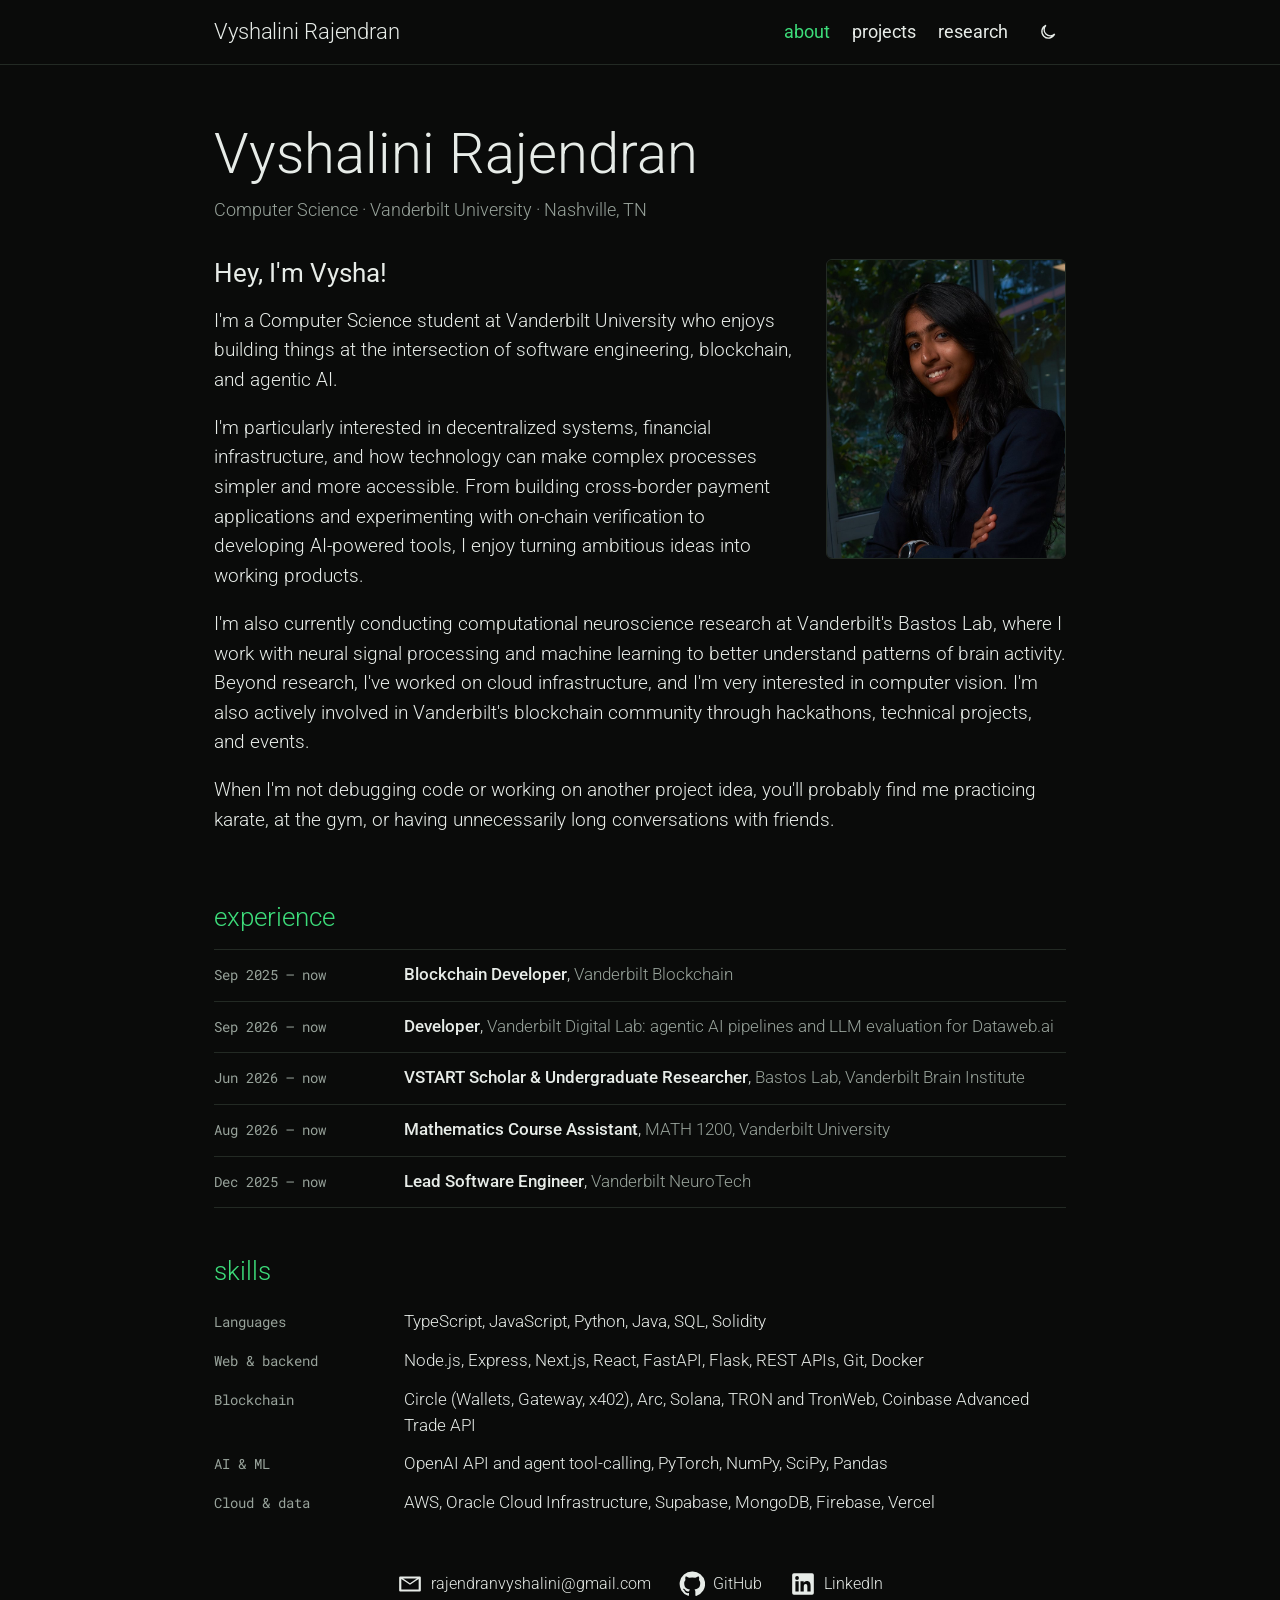
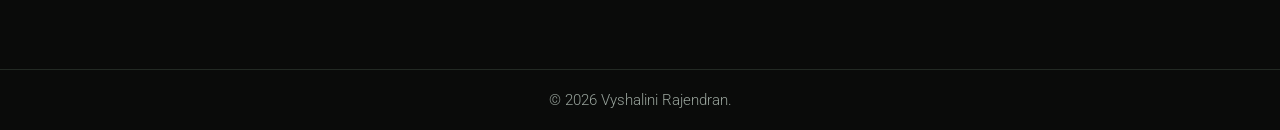
<file: index.html>
<!doctype html>
<html lang="en">
<head>
  <meta charset="utf-8">
  <meta name="viewport" content="width=device-width, initial-scale=1">
  <title>Vyshalini Rajendran</title>
  <meta name="description" content="Vyshalini Rajendran: Computer Science at Vanderbilt, building at the intersection of software engineering, blockchain, and agentic AI.">
  <meta property="og:title" content="Vyshalini Rajendran">
  <meta property="og:description" content="Vyshalini Rajendran: Computer Science at Vanderbilt, building at the intersection of software engineering, blockchain, and agentic AI.">
  <meta property="og:type" content="website">
  <link rel="icon" href="data:image/svg+xml,%3Csvg xmlns='http://www.w3.org/2000/svg' viewBox='0 0 64 64'%3E%3Crect width='64' height='64' rx='14' fill='%230a0b0a'/%3E%3Ctext x='32' y='42' font-family='Arial,sans-serif' font-weight='700' font-size='26' text-anchor='middle' fill='%233ddc7a'%3EVR%3C/text%3E%3C/svg%3E">
  <link rel="preconnect" href="https://fonts.googleapis.com">
  <link rel="preconnect" href="https://fonts.gstatic.com" crossorigin>
  <link href="https://fonts.googleapis.com/css2?family=Roboto:wght@300;400;500;700&family=Roboto+Mono:wght@400;500&display=swap" rel="stylesheet">
  <link rel="stylesheet" href="styles.css">
  <script>try { if (localStorage.getItem('theme') === 'light') document.documentElement.dataset.theme = 'light'; } catch (e) {}</script>
</head>
<body>
  <a class="skip" href="#main">Skip to content</a>
  <header class="nav">
    <div class="wrap nav-inner">
      <a class="brand" href="./">Vyshalini Rajendran</a>
      <nav aria-label="Main">
        <button class="menu-btn" aria-expanded="false" aria-controls="nav-links">menu</button>
        <ul id="nav-links">
          <li><a href="./" aria-current="page">about</a></li>
          <li><a href="projects/">projects</a></li>
          <li><a href="research/">research</a></li>
        </ul>
      </nav>
      <button class="theme-btn" type="button" aria-label="Switch color theme">
        <svg class="i-sun" viewBox="0 0 24 24" aria-hidden="true"><circle cx="12" cy="12" r="4.5"/><path d="M12 2v2.5M12 19.5V22M2 12h2.5M19.5 12H22M4.9 4.9l1.8 1.8M17.3 17.3l1.8 1.8M4.9 19.1l1.8-1.8M17.3 6.7l1.8-1.8"/></svg>
        <svg class="i-moon" viewBox="0 0 24 24" aria-hidden="true"><path d="M20 14.5A8 8 0 1 1 9.5 4a6.5 6.5 0 0 0 10.5 10.5z"/></svg>
      </button>
    </div>
  </header>

  <main id="main" class="wrap page">
    <h1 class="page-title">Vyshalini Rajendran</h1>
    <p class="page-desc">Computer Science · Vanderbilt University · Nashville, TN</p>

    <figure class="profile">
      <div class="frame">
        <img src="assets/img/profile.jpg" alt="Photo of Vyshalini Rajendran" width="800" height="1000">
        <span class="ph" aria-hidden="true">assets/img/<br>profile.jpg</span>
      </div>
    </figure>

    <div class="bio">
      <h2 class="sr">About me</h2>
      <p class="hello">Hey, I'm Vysha!</p>
      <p>I'm a Computer Science student at Vanderbilt University who enjoys building things at the intersection of software engineering, blockchain, and agentic AI.</p>
      <p>I'm particularly interested in decentralized systems, financial infrastructure, and how technology can make complex processes simpler and more accessible. From building cross-border payment applications and experimenting with on-chain verification to developing AI-powered tools, I enjoy turning ambitious ideas into working products.</p>
      <p>I'm also currently conducting computational neuroscience research at Vanderbilt's Bastos Lab, where I work with neural signal processing and machine learning to better understand patterns of brain activity. Beyond research, I've worked on cloud infrastructure, and I'm very interested in computer vision. I'm also actively involved in Vanderbilt's blockchain community through hackathons, technical projects, and events.</p>
      <p>When I'm not debugging code or working on another project idea, you'll probably find me practicing karate, at the gym, or having unnecessarily long conversations with friends.</p>
    </div>
    <div class="clear"></div>

    <h2 class="section-title">experience</h2>
    <ul class="table">
      <li><span class="date">Sep 2025 – now</span><span><span class="role">Blockchain Developer</span>, <span class="org">Vanderbilt Blockchain</span></span></li>
      <li><span class="date">Sep 2026 – now</span><span><span class="role">Developer</span>, <span class="org">Vanderbilt Digital Lab: agentic AI pipelines and LLM evaluation for Dataweb.ai</span></span></li>
      <li><span class="date">Jun 2026 – now</span><span><span class="role">VSTART Scholar &amp; Undergraduate Researcher</span>, <span class="org">Bastos Lab, Vanderbilt Brain Institute</span></span></li>
      <li><span class="date">Aug 2026 – now</span><span><span class="role">Mathematics Course Assistant</span>, <span class="org">MATH 1200, Vanderbilt University</span></span></li>
      <li><span class="date">Dec 2025 – now</span><span><span class="role">Lead Software Engineer</span>, <span class="org">Vanderbilt NeuroTech</span></span></li>
    </ul>

    <h2 class="section-title">skills</h2>
    <ul class="skills">
      <li><span class="k">Languages</span><span>TypeScript, JavaScript, Python, Java, SQL, Solidity</span></li>
      <li><span class="k">Web &amp; backend</span><span>Node.js, Express, Next.js, React, FastAPI, Flask, REST APIs, Git, Docker</span></li>
      <li><span class="k">Blockchain</span><span>Circle (Wallets, Gateway, x402), Arc, Solana, TRON and TronWeb, Coinbase Advanced Trade API</span></li>
      <li><span class="k">AI &amp; ML</span><span>OpenAI API and agent tool-calling, PyTorch, NumPy, SciPy, Pandas</span></li>
      <li><span class="k">Cloud &amp; data</span><span>AWS, Oracle Cloud Infrastructure, Supabase, MongoDB, Firebase, Vercel</span></li>
    </ul>

    <div class="social">
      <a href="mailto:rajendranvyshalini@gmail.com"><svg viewBox="0 0 24 24" aria-hidden="true"><path d="M3 5h18a1 1 0 0 1 1 1v12a1 1 0 0 1-1 1H3a1 1 0 0 1-1-1V6a1 1 0 0 1 1-1zm1 2.4V17h16V7.4l-8 5.3-8-5.3zM5.6 7l6.4 4.2L18.4 7H5.6z"/></svg>rajendranvyshalini@gmail.com</a>
      <a href="https://github.com/vysha-exe" rel="me"><svg viewBox="0 0 24 24" aria-hidden="true"><path d="M12 .5a11.5 11.5 0 0 0-3.6 22.4c.6.1.8-.3.8-.6v-2c-3.2.7-3.9-1.5-3.9-1.5-.5-1.3-1.3-1.7-1.3-1.7-1-.7.1-.7.1-.7 1.2.1 1.8 1.2 1.8 1.2 1 1.8 2.8 1.3 3.5 1 .1-.8.4-1.3.7-1.6-2.6-.3-5.3-1.3-5.3-5.7 0-1.3.5-2.3 1.2-3.1-.1-.3-.5-1.5.1-3.1 0 0 1-.3 3.2 1.2a11 11 0 0 1 5.8 0c2.2-1.5 3.2-1.2 3.2-1.2.6 1.6.2 2.8.1 3.1.8.8 1.2 1.8 1.2 3.1 0 4.4-2.7 5.4-5.3 5.7.4.4.8 1.1.8 2.2v3.2c0 .3.2.7.8.6A11.5 11.5 0 0 0 12 .5z"/></svg>GitHub</a>
      <a href="https://www.linkedin.com/in/vyshalini-rajendran/" rel="me"><svg viewBox="0 0 24 24" aria-hidden="true"><path d="M20.4 2H3.6A1.6 1.6 0 0 0 2 3.6v16.8A1.6 1.6 0 0 0 3.6 22h16.8a1.6 1.6 0 0 0 1.6-1.6V3.6A1.6 1.6 0 0 0 20.4 2zM8 19H5V9.5h3V19zM6.5 8.2a1.7 1.7 0 1 1 0-3.5 1.7 1.7 0 0 1 0 3.5zM19 19h-3v-4.6c0-1.1 0-2.5-1.5-2.5s-1.8 1.2-1.8 2.4V19h-3V9.5h2.9v1.3a3.2 3.2 0 0 1 2.8-1.6c3 0 3.6 2 3.6 4.6V19z"/></svg>LinkedIn</a>
    </div>
  </main>

  <footer class="footer"><p>© <span id="year">2026</span> Vyshalini Rajendran.</p></footer>
  <script src="script.js"></script>
</body>
</html>
</file>
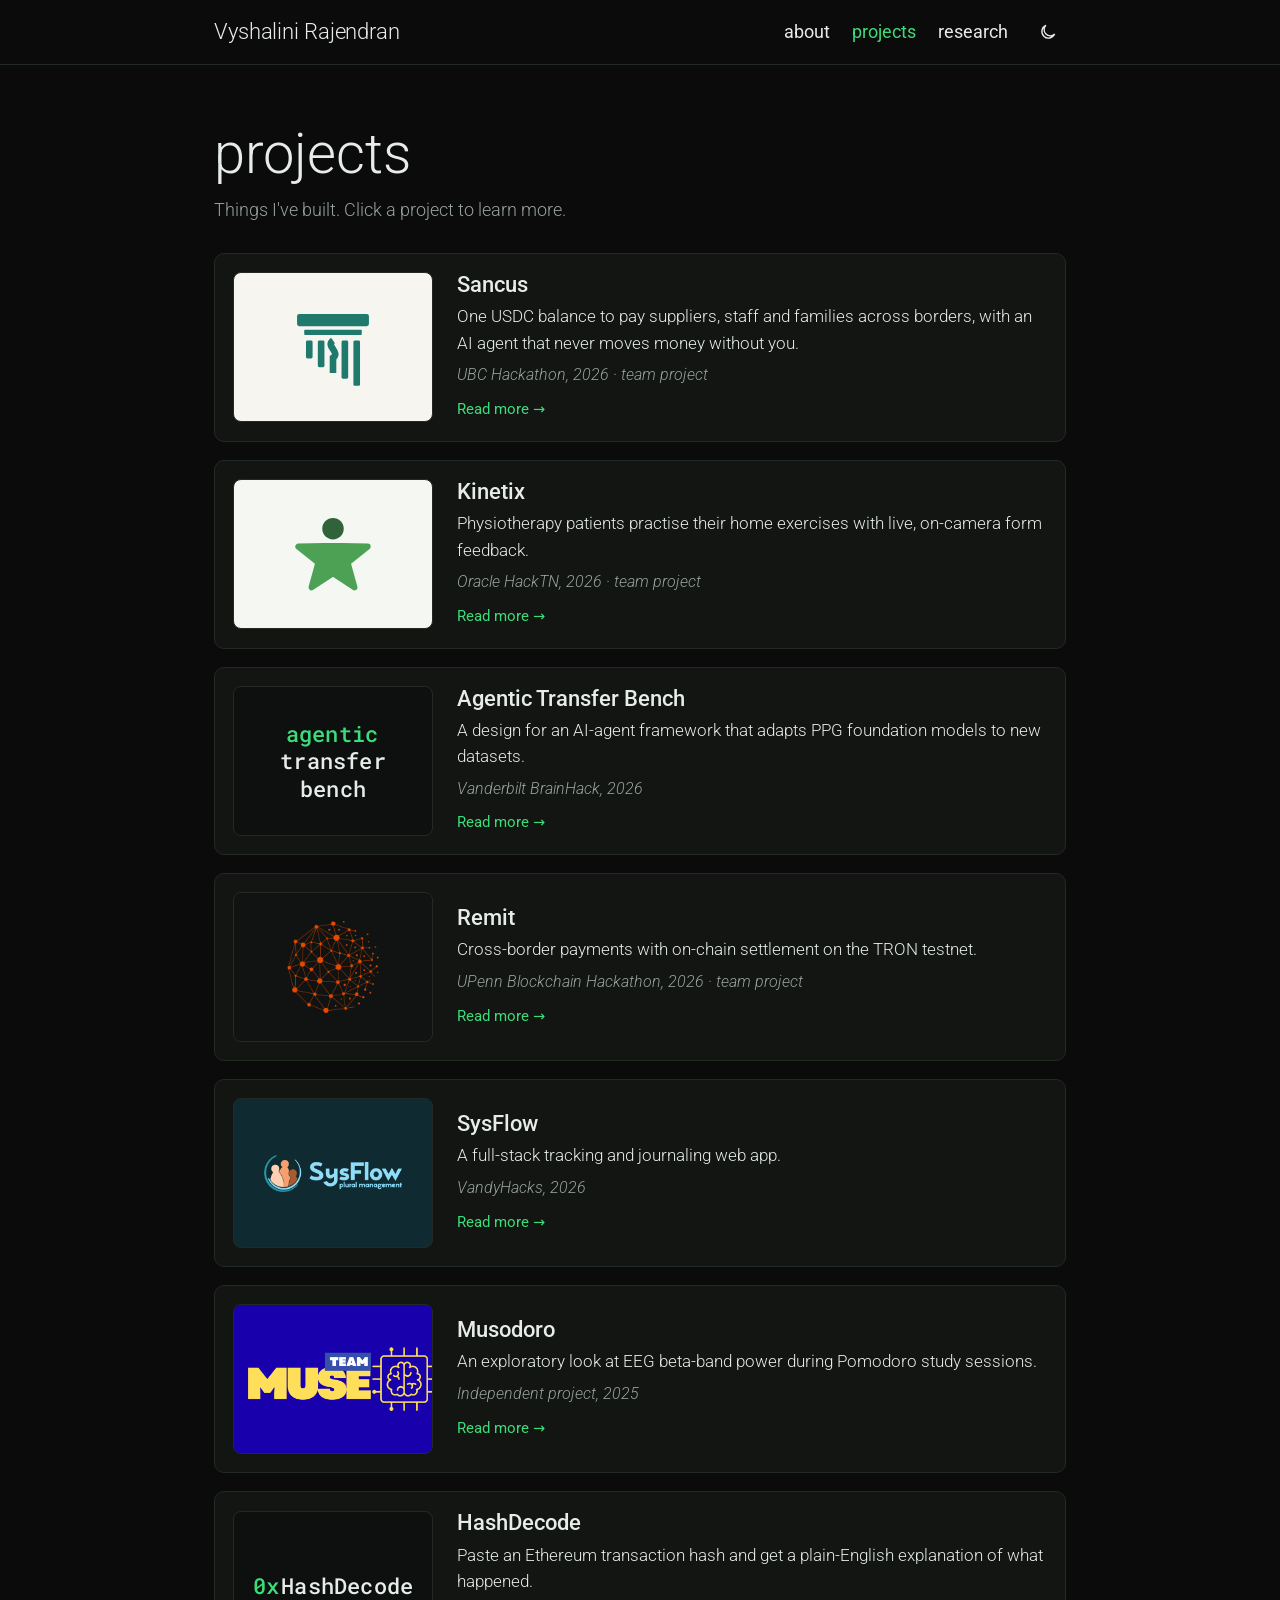
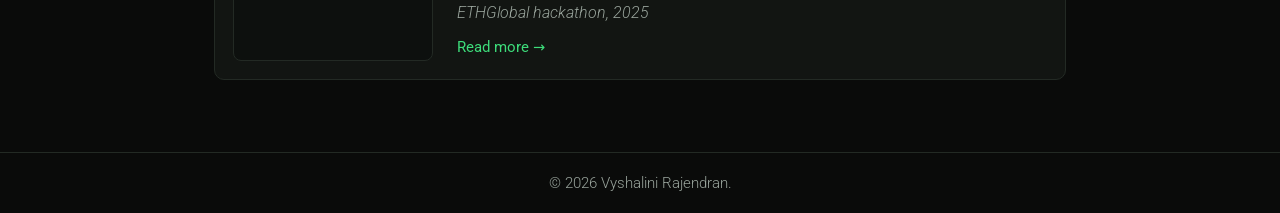
<file: projects/index.html>
<!doctype html>
<html lang="en">
<head>
  <meta charset="utf-8">
  <meta name="viewport" content="width=device-width, initial-scale=1">
  <title>projects | Vyshalini Rajendran</title>
  <meta name="description" content="Projects by Vyshalini Rajendran: Sancus, Kinetix, Agentic Transfer Bench, Remit, SysFlow, Musodoro and HashDecode.">
  <meta property="og:title" content="projects | Vyshalini Rajendran">
  <meta property="og:description" content="Projects by Vyshalini Rajendran: Sancus, Kinetix, Agentic Transfer Bench, Remit, SysFlow, Musodoro and HashDecode.">
  <meta property="og:type" content="website">
  <link rel="icon" href="data:image/svg+xml,%3Csvg xmlns='http://www.w3.org/2000/svg' viewBox='0 0 64 64'%3E%3Crect width='64' height='64' rx='14' fill='%230a0b0a'/%3E%3Ctext x='32' y='42' font-family='Arial,sans-serif' font-weight='700' font-size='26' text-anchor='middle' fill='%233ddc7a'%3EVR%3C/text%3E%3C/svg%3E">
  <link rel="preconnect" href="https://fonts.googleapis.com">
  <link rel="preconnect" href="https://fonts.gstatic.com" crossorigin>
  <link href="https://fonts.googleapis.com/css2?family=Roboto:wght@300;400;500;700&family=Roboto+Mono:wght@400;500&display=swap" rel="stylesheet">
  <link rel="stylesheet" href="../styles.css">
  <script>try { if (localStorage.getItem('theme') === 'light') document.documentElement.dataset.theme = 'light'; } catch (e) {}</script>
</head>
<body>
  <a class="skip" href="#main">Skip to content</a>
  <header class="nav">
    <div class="wrap nav-inner">
      <a class="brand" href="../">Vyshalini Rajendran</a>
      <nav aria-label="Main">
        <button class="menu-btn" aria-expanded="false" aria-controls="nav-links">menu</button>
        <ul id="nav-links">
          <li><a href="../">about</a></li>
          <li><a href="../projects/" aria-current="page">projects</a></li>
          <li><a href="../research/">research</a></li>
        </ul>
      </nav>
      <button class="theme-btn" type="button" aria-label="Switch color theme">
        <svg class="i-sun" viewBox="0 0 24 24" aria-hidden="true"><circle cx="12" cy="12" r="4.5"/><path d="M12 2v2.5M12 19.5V22M2 12h2.5M19.5 12H22M4.9 4.9l1.8 1.8M17.3 17.3l1.8 1.8M4.9 19.1l1.8-1.8M17.3 6.7l1.8-1.8"/></svg>
        <svg class="i-moon" viewBox="0 0 24 24" aria-hidden="true"><path d="M20 14.5A8 8 0 1 1 9.5 4a6.5 6.5 0 0 0 10.5 10.5z"/></svg>
      </button>
    </div>
  </header>

  <main id="main" class="wrap page">
    <h1 class="page-title">projects</h1>
    <p class="page-desc">Things I've built. Click a project to learn more.</p>
    <ol class="plist">
      <li class="pcard">
        <div class="logo-tile" style="--tile:#f6f5f0"><img class="fit-contain" src="../assets/img/projects/sancus-logo.svg" alt="Sancus logo" loading="lazy"></div>
        <div>
          <h2><a href="sancus/">Sancus</a></h2>
          <p class="one">One USDC balance to pay suppliers, staff and families across borders, with an AI agent that never moves money without you.</p>
          <p class="venue">UBC Hackathon, 2026 · team project</p>
          <span class="more" aria-hidden="true">Read more →</span>
        </div>
      </li>
      <li class="pcard">
        <div class="logo-tile" style="--tile:#f4f7f2"><img class="fit-contain" src="../assets/img/projects/kinetix-logo.svg" alt="Kinetix logo" loading="lazy"></div>
        <div>
          <h2><a href="kinetix/">Kinetix</a></h2>
          <p class="one">Physiotherapy patients practise their home exercises with live, on-camera form feedback.</p>
          <p class="venue">Oracle HackTN, 2026 · team project</p>
          <span class="more" aria-hidden="true">Read more →</span>
        </div>
      </li>
      <li class="pcard">
        <div class="logo-tile" style="--tile:#0d100e"><span class="wordmark"><b>agentic</b><br>transfer<br>bench</span></div>
        <div>
          <h2><a href="agentic-transfer-bench/">Agentic Transfer Bench</a></h2>
          <p class="one">A design for an AI-agent framework that adapts PPG foundation models to new datasets.</p>
          <p class="venue">Vanderbilt BrainHack, 2026</p>
          <span class="more" aria-hidden="true">Read more →</span>
        </div>
      </li>
      <li class="pcard">
        <div class="logo-tile" style="--tile:#101311"><img class="fit-contain" src="../assets/img/projects/remit-logo.png" alt="Remit logo" loading="lazy"></div>
        <div>
          <h2><a href="remit/">Remit</a></h2>
          <p class="one">Cross-border payments with on-chain settlement on the TRON testnet.</p>
          <p class="venue">UPenn Blockchain Hackathon, 2026 · team project</p>
          <span class="more" aria-hidden="true">Read more →</span>
        </div>
      </li>
      <li class="pcard">
        <div class="logo-tile" style="--tile:#0f2a31"><img class="fit-contain" src="../assets/img/projects/sysflow-logo.png" alt="SysFlow logo" loading="lazy"></div>
        <div>
          <h2><a href="sysflow/">SysFlow</a></h2>
          <p class="one">A full-stack tracking and journaling web app.</p>
          <p class="venue">VandyHacks, 2026</p>
          <span class="more" aria-hidden="true">Read more →</span>
        </div>
      </li>
      <li class="pcard">
        <div class="logo-tile" style="--tile:#1800ad"><img class="fit-cover" src="../assets/img/projects/musodoro-logo.png" alt="Musodoro logo" loading="lazy"></div>
        <div>
          <h2><a href="musodoro/">Musodoro</a></h2>
          <p class="one">An exploratory look at EEG beta-band power during Pomodoro study sessions.</p>
          <p class="venue">Independent project, 2025</p>
          <span class="more" aria-hidden="true">Read more →</span>
        </div>
      </li>
      <li class="pcard">
        <div class="logo-tile" style="--tile:#0d100e"><span class="wordmark"><b>0x</b>HashDecode</span></div>
        <div>
          <h2><a href="hashdecode/">HashDecode</a></h2>
          <p class="one">Paste an Ethereum transaction hash and get a plain-English explanation of what happened.</p>
          <p class="venue">ETHGlobal hackathon, 2025</p>
          <span class="more" aria-hidden="true">Read more →</span>
        </div>
      </li>
    </ol>
  </main>

  <footer class="footer"><p>© <span id="year">2026</span> Vyshalini Rajendran.</p></footer>
  <script src="../script.js"></script>
</body>
</html>
</file>
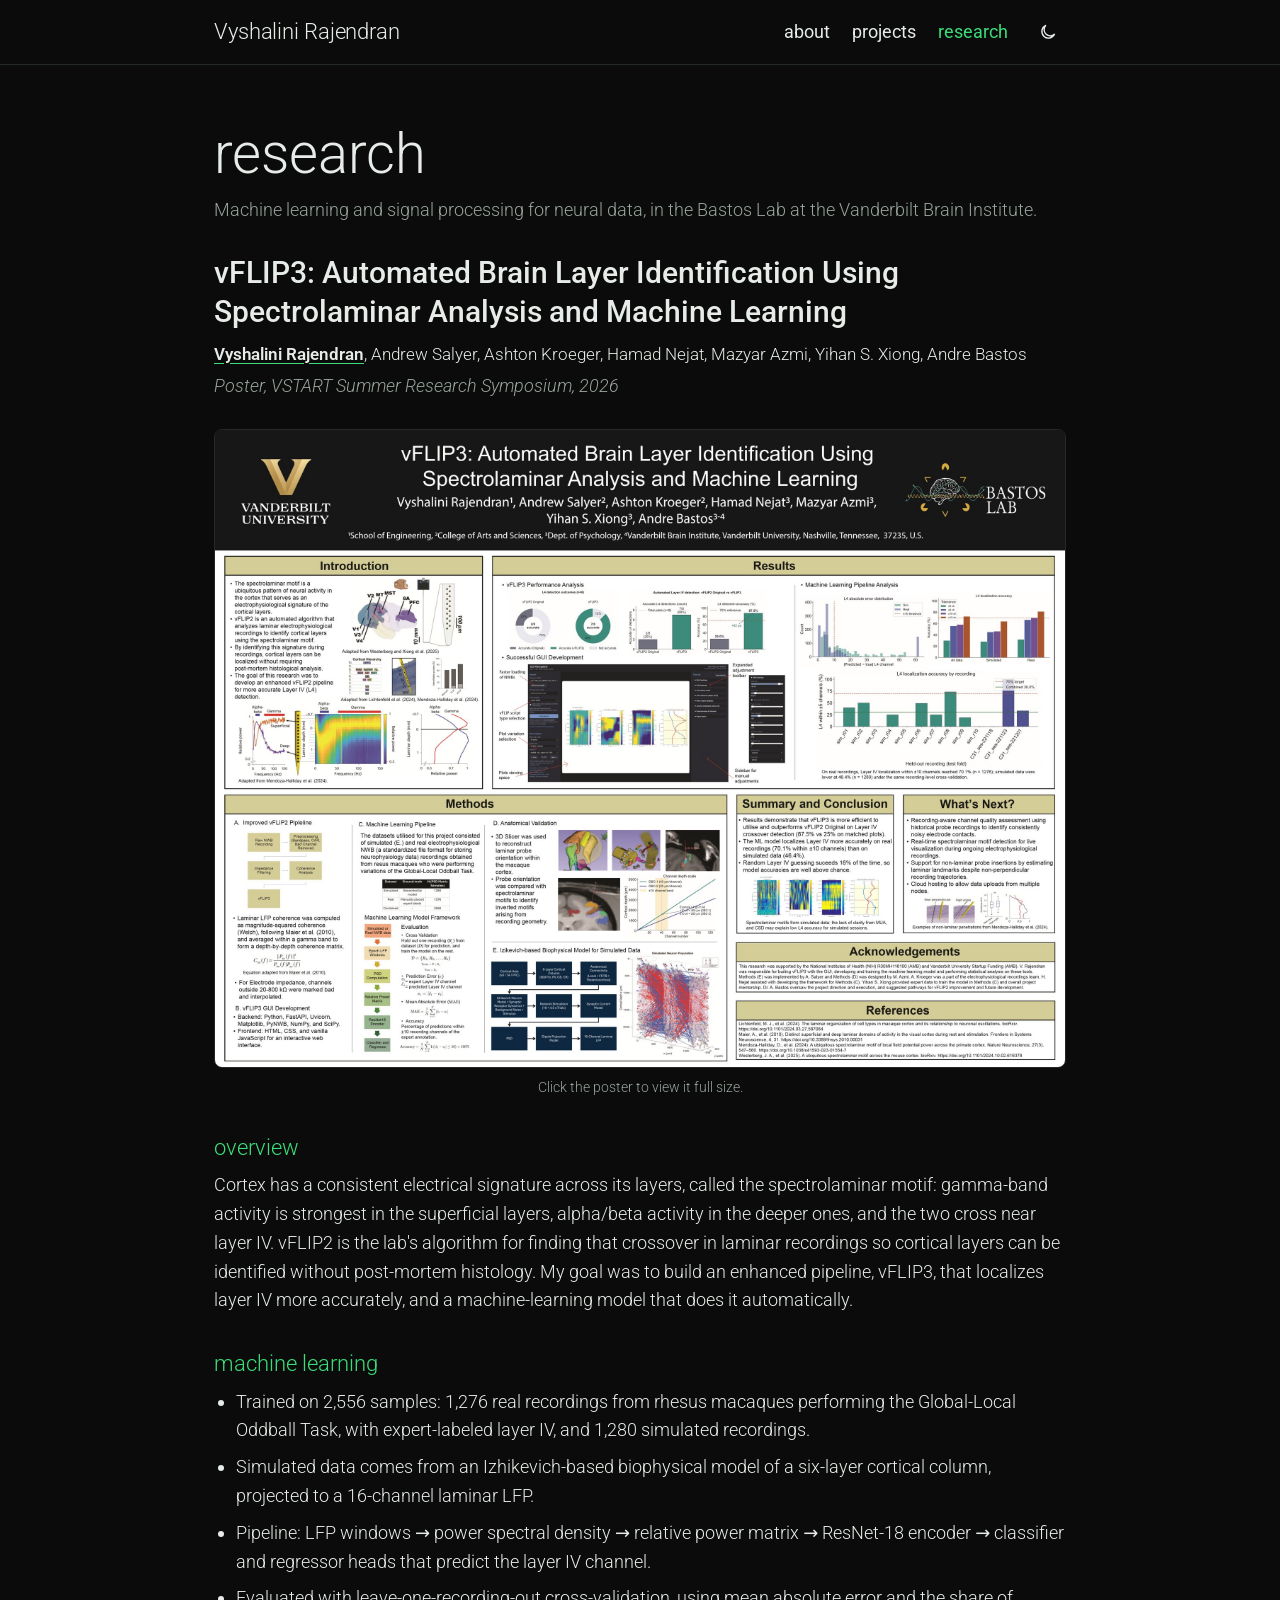
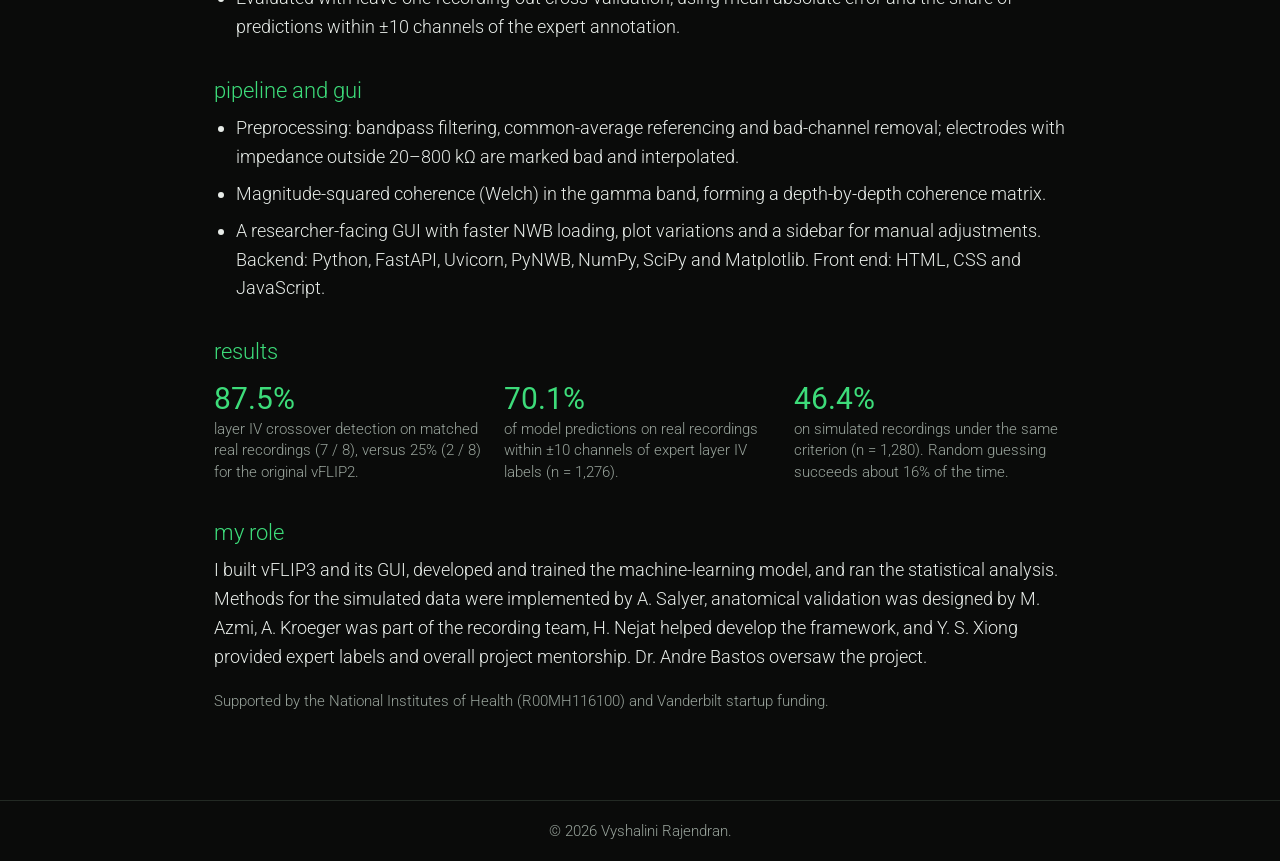
<file: research/index.html>
<!doctype html>
<html lang="en">
<head>
  <meta charset="utf-8">
  <meta name="viewport" content="width=device-width, initial-scale=1">
  <title>research | Vyshalini Rajendran</title>
  <meta name="description" content="vFLIP3: automated brain layer identification using spectrolaminar analysis and machine learning.">
  <meta property="og:title" content="research | Vyshalini Rajendran">
  <meta property="og:description" content="vFLIP3: automated brain layer identification using spectrolaminar analysis and machine learning.">
  <meta property="og:type" content="website">
  <link rel="icon" href="data:image/svg+xml,%3Csvg xmlns='http://www.w3.org/2000/svg' viewBox='0 0 64 64'%3E%3Crect width='64' height='64' rx='14' fill='%230a0b0a'/%3E%3Ctext x='32' y='42' font-family='Arial,sans-serif' font-weight='700' font-size='26' text-anchor='middle' fill='%233ddc7a'%3EVR%3C/text%3E%3C/svg%3E">
  <link rel="preconnect" href="https://fonts.googleapis.com">
  <link rel="preconnect" href="https://fonts.gstatic.com" crossorigin>
  <link href="https://fonts.googleapis.com/css2?family=Roboto:wght@300;400;500;700&family=Roboto+Mono:wght@400;500&display=swap" rel="stylesheet">
  <link rel="stylesheet" href="../styles.css">
  <script>try { if (localStorage.getItem('theme') === 'light') document.documentElement.dataset.theme = 'light'; } catch (e) {}</script>
</head>
<body>
  <a class="skip" href="#main">Skip to content</a>
  <header class="nav">
    <div class="wrap nav-inner">
      <a class="brand" href="../">Vyshalini Rajendran</a>
      <nav aria-label="Main">
        <button class="menu-btn" aria-expanded="false" aria-controls="nav-links">menu</button>
        <ul id="nav-links">
          <li><a href="../">about</a></li>
          <li><a href="../projects/">projects</a></li>
          <li><a href="../research/" aria-current="page">research</a></li>
        </ul>
      </nav>
      <button class="theme-btn" type="button" aria-label="Switch color theme">
        <svg class="i-sun" viewBox="0 0 24 24" aria-hidden="true"><circle cx="12" cy="12" r="4.5"/><path d="M12 2v2.5M12 19.5V22M2 12h2.5M19.5 12H22M4.9 4.9l1.8 1.8M17.3 17.3l1.8 1.8M4.9 19.1l1.8-1.8M17.3 6.7l1.8-1.8"/></svg>
        <svg class="i-moon" viewBox="0 0 24 24" aria-hidden="true"><path d="M20 14.5A8 8 0 1 1 9.5 4a6.5 6.5 0 0 0 10.5 10.5z"/></svg>
      </button>
    </div>
  </header>

  <main id="main" class="wrap page">
    <h1 class="page-title">research</h1>
    <p class="page-desc">Machine learning and signal processing for neural data, in the Bastos Lab at the Vanderbilt Brain Institute.</p>

    <article class="paper">
      <h2 class="ptitle">vFLIP3: Automated Brain Layer Identification Using Spectrolaminar Analysis and Machine Learning</h2>
      <p class="authors"><b>Vyshalini Rajendran</b>, Andrew Salyer, Ashton Kroeger, Hamad Nejat, Mazyar Azmi, Yihan S. Xiong, Andre Bastos</p>
      <p class="venue" style="font-style:italic;color:var(--muted)">Poster, VSTART Summer Research Symposium, 2026</p>

      <figure class="poster">
        <a href="../assets/img/research/vflip3-poster.jpg" target="_blank" rel="noopener">
          <img src="../assets/img/research/vflip3-poster.jpg" alt="Research poster: vFLIP3, Automated Brain Layer Identification Using Spectrolaminar Analysis and Machine Learning" width="2400" height="1800">
        </a>
        <figcaption>Click the poster to view it full size.</figcaption>
      </figure>

      <h3>overview</h3>
      <p>Cortex has a consistent electrical signature across its layers, called the spectrolaminar motif: gamma-band activity is strongest in the superficial layers, alpha/beta activity in the deeper ones, and the two cross near layer IV. vFLIP2 is the lab's algorithm for finding that crossover in laminar recordings so cortical layers can be identified without post-mortem histology. My goal was to build an enhanced pipeline, vFLIP3, that localizes layer IV more accurately, and a machine-learning model that does it automatically.</p>

      <h3>machine learning</h3>
      <ul class="bul">
        <li>Trained on 2,556 samples: 1,276 real recordings from rhesus macaques performing the Global-Local Oddball Task, with expert-labeled layer IV, and 1,280 simulated recordings.</li>
        <li>Simulated data comes from an Izhikevich-based biophysical model of a six-layer cortical column, projected to a 16-channel laminar LFP.</li>
        <li>Pipeline: LFP windows → power spectral density → relative power matrix → ResNet-18 encoder → classifier and regressor heads that predict the layer IV channel.</li>
        <li>Evaluated with leave-one-recording-out cross-validation, using mean absolute error and the share of predictions within ±10 channels of the expert annotation.</li>
      </ul>

      <h3>pipeline and GUI</h3>
      <ul class="bul">
        <li>Preprocessing: bandpass filtering, common-average referencing and bad-channel removal; electrodes with impedance outside 20–800 kΩ are marked bad and interpolated.</li>
        <li>Magnitude-squared coherence (Welch) in the gamma band, forming a depth-by-depth coherence matrix.</li>
        <li>A researcher-facing GUI with faster NWB loading, plot variations and a sidebar for manual adjustments. Backend: Python, FastAPI, Uvicorn, PyNWB, NumPy, SciPy and Matplotlib. Front end: HTML, CSS and JavaScript.</li>
      </ul>

      <h3>results</h3>
      <dl class="metrics">
        <div><dt>87.5%</dt><dd>layer IV crossover detection on matched real recordings (7 / 8), versus 25% (2 / 8) for the original vFLIP2.</dd></div>
        <div><dt>70.1%</dt><dd>of model predictions on real recordings within ±10 channels of expert layer IV labels (n = 1,276).</dd></div>
        <div><dt>46.4%</dt><dd>on simulated recordings under the same criterion (n = 1,280). Random guessing succeeds about 16% of the time.</dd></div>
      </dl>

      <h3>my role</h3>
      <p>I built vFLIP3 and its GUI, developed and trained the machine-learning model, and ran the statistical analysis. Methods for the simulated data were implemented by A. Salyer, anatomical validation was designed by M. Azmi, A. Kroeger was part of the recording team, H. Nejat helped develop the framework, and Y. S. Xiong provided expert labels and overall project mentorship. Dr. Andre Bastos oversaw the project.</p>
      <p class="fine">Supported by the National Institutes of Health (R00MH116100) and Vanderbilt startup funding.</p>
    </article>
  </main>

  <footer class="footer"><p>© <span id="year">2026</span> Vyshalini Rajendran.</p></footer>
  <script src="../script.js"></script>
</body>
</html>
</file>
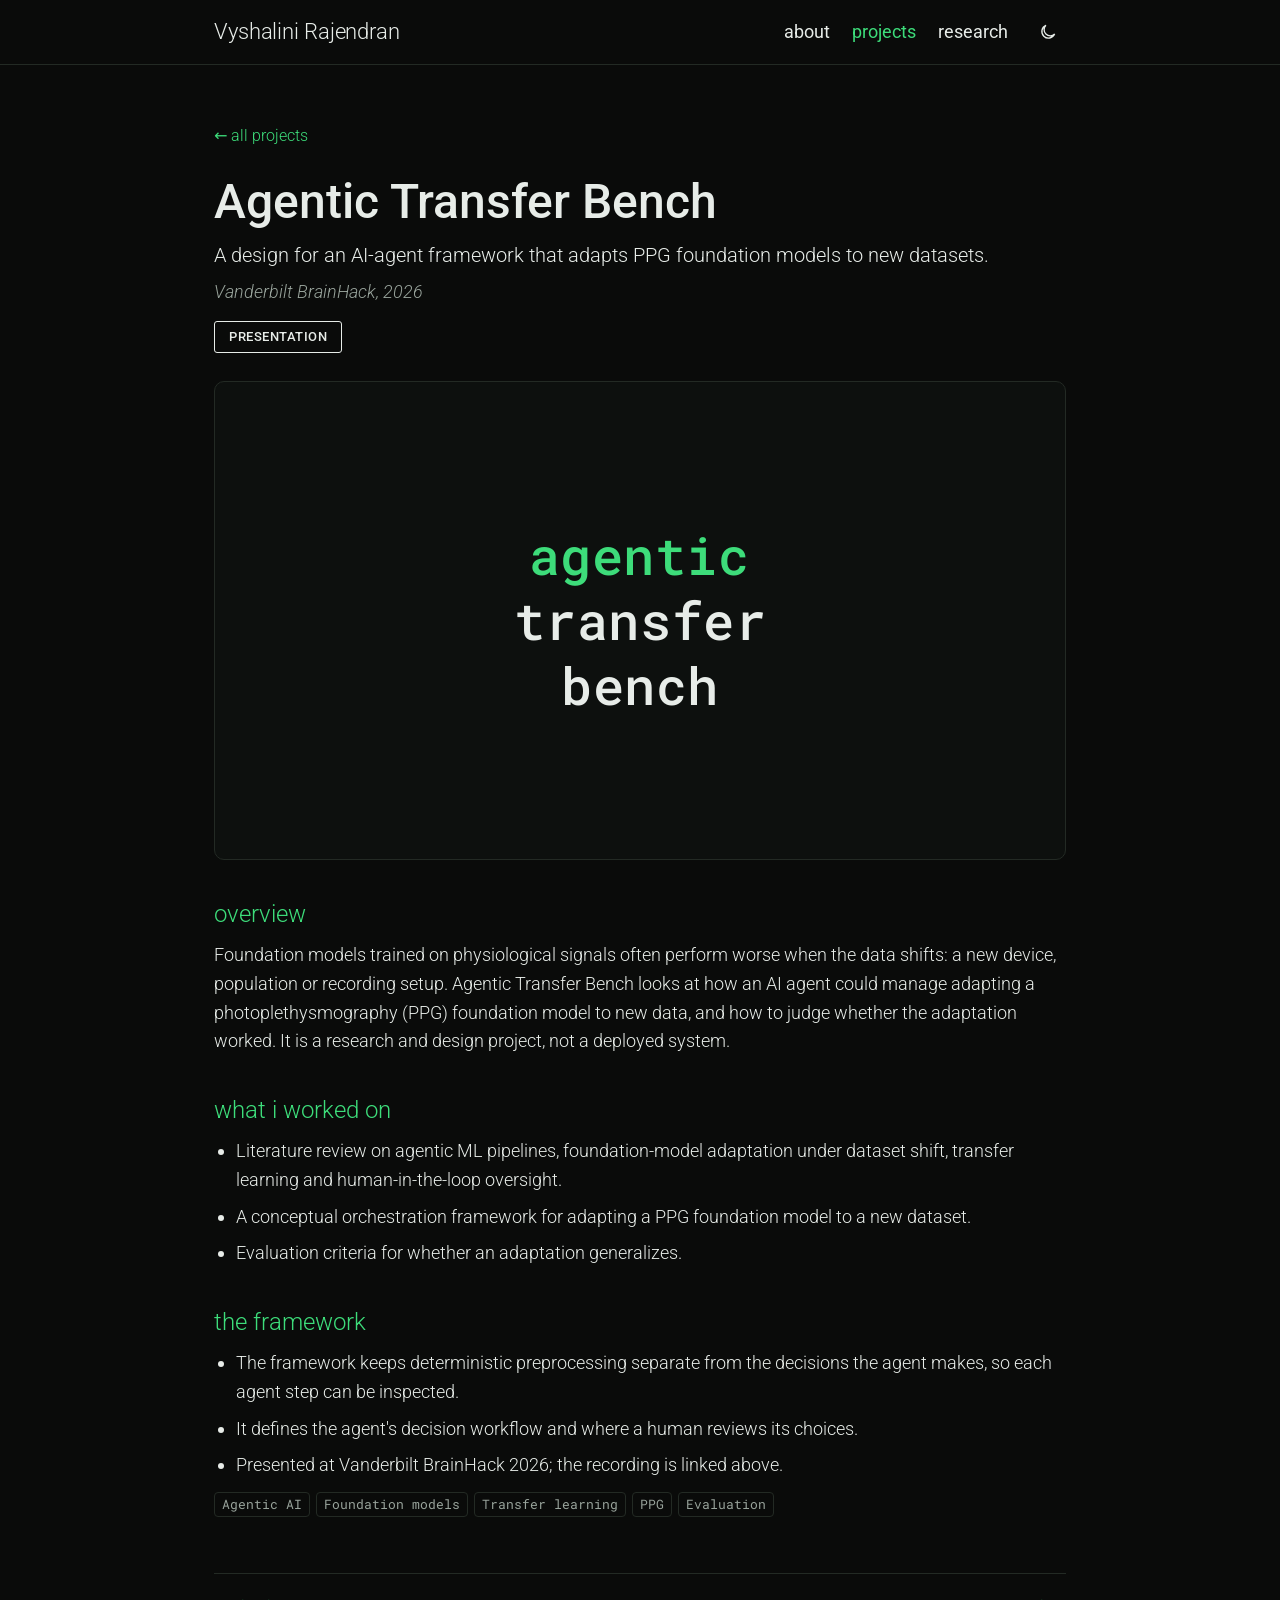
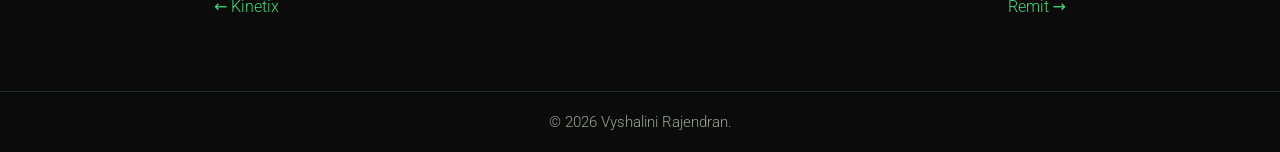
<file: projects/agentic-transfer-bench/index.html>
<!doctype html>
<html lang="en">
<head>
  <meta charset="utf-8">
  <meta name="viewport" content="width=device-width, initial-scale=1">
  <title>Agentic Transfer Bench | Vyshalini Rajendran</title>
  <meta name="description" content="A design for an AI-agent framework that adapts PPG foundation models to new datasets.">
  <meta property="og:title" content="Agentic Transfer Bench | Vyshalini Rajendran">
  <meta property="og:description" content="A design for an AI-agent framework that adapts PPG foundation models to new datasets.">
  <meta property="og:type" content="website">
  <link rel="icon" href="data:image/svg+xml,%3Csvg xmlns='http://www.w3.org/2000/svg' viewBox='0 0 64 64'%3E%3Crect width='64' height='64' rx='14' fill='%230a0b0a'/%3E%3Ctext x='32' y='42' font-family='Arial,sans-serif' font-weight='700' font-size='26' text-anchor='middle' fill='%233ddc7a'%3EVR%3C/text%3E%3C/svg%3E">
  <link rel="preconnect" href="https://fonts.googleapis.com">
  <link rel="preconnect" href="https://fonts.gstatic.com" crossorigin>
  <link href="https://fonts.googleapis.com/css2?family=Roboto:wght@300;400;500;700&family=Roboto+Mono:wght@400;500&display=swap" rel="stylesheet">
  <link rel="stylesheet" href="../../styles.css">
  <script>try { if (localStorage.getItem('theme') === 'light') document.documentElement.dataset.theme = 'light'; } catch (e) {}</script>
</head>
<body>
  <a class="skip" href="#main">Skip to content</a>
  <header class="nav">
    <div class="wrap nav-inner">
      <a class="brand" href="../../">Vyshalini Rajendran</a>
      <nav aria-label="Main">
        <button class="menu-btn" aria-expanded="false" aria-controls="nav-links">menu</button>
        <ul id="nav-links">
          <li><a href="../../">about</a></li>
          <li><a href="../../projects/" aria-current="page">projects</a></li>
          <li><a href="../../research/">research</a></li>
        </ul>
      </nav>
      <button class="theme-btn" type="button" aria-label="Switch color theme">
        <svg class="i-sun" viewBox="0 0 24 24" aria-hidden="true"><circle cx="12" cy="12" r="4.5"/><path d="M12 2v2.5M12 19.5V22M2 12h2.5M19.5 12H22M4.9 4.9l1.8 1.8M17.3 17.3l1.8 1.8M4.9 19.1l1.8-1.8M17.3 6.7l1.8-1.8"/></svg>
        <svg class="i-moon" viewBox="0 0 24 24" aria-hidden="true"><path d="M20 14.5A8 8 0 1 1 9.5 4a6.5 6.5 0 0 0 10.5 10.5z"/></svg>
      </button>
    </div>
  </header>

  <main id="main" class="wrap page">
    <article class="detail">
    <a class="back" href="../">← all projects</a>
    <h1>Agentic Transfer Bench</h1>
    <p class="one">A design for an AI-agent framework that adapts PPG foundation models to new datasets.</p>
    <p class="venue">Vanderbilt BrainHack, 2026</p>
    <div class="btns">
      <a href="https://www.youtube.com/watch?v=_g11_lhBeKU">Presentation</a>
    </div>

    <figure class="shot">
      <div class="logo-tile big" style="--tile:#0d100e"><span class="wordmark"><b>agentic</b><br>transfer<br>bench</span></div>
    </figure>

    <h2>overview</h2>
    <p>Foundation models trained on physiological signals often perform worse when the data shifts: a new device, population or recording setup. Agentic Transfer Bench looks at how an AI agent could manage adapting a photoplethysmography (PPG) foundation model to new data, and how to judge whether the adaptation worked. It is a research and design project, not a deployed system.</p>

    <h2>what I worked on</h2>
    <ul class="bul">
      <li>Literature review on agentic ML pipelines, foundation-model adaptation under dataset shift, transfer learning and human-in-the-loop oversight.</li>
      <li>A conceptual orchestration framework for adapting a PPG foundation model to a new dataset.</li>
      <li>Evaluation criteria for whether an adaptation generalizes.</li>
    </ul>

    <h2>the framework</h2>
    <ul class="bul">
      <li>The framework keeps deterministic preprocessing separate from the decisions the agent makes, so each agent step can be inspected.</li>
      <li>It defines the agent&#x27;s decision workflow and where a human reviews its choices.</li>
      <li>Presented at Vanderbilt BrainHack 2026; the recording is linked above.</li>
    </ul>
    <p class="tags"><span>Agentic AI</span><span>Foundation models</span><span>Transfer learning</span><span>PPG</span><span>Evaluation</span></p>

    <nav class="pager" aria-label="More projects"><a href="../kinetix/">← Kinetix</a><a href="../remit/">Remit →</a></nav>
    </article>
  </main>

  <footer class="footer"><p>© <span id="year">2026</span> Vyshalini Rajendran.</p></footer>
  <script src="../../script.js"></script>
</body>
</html>
</file>
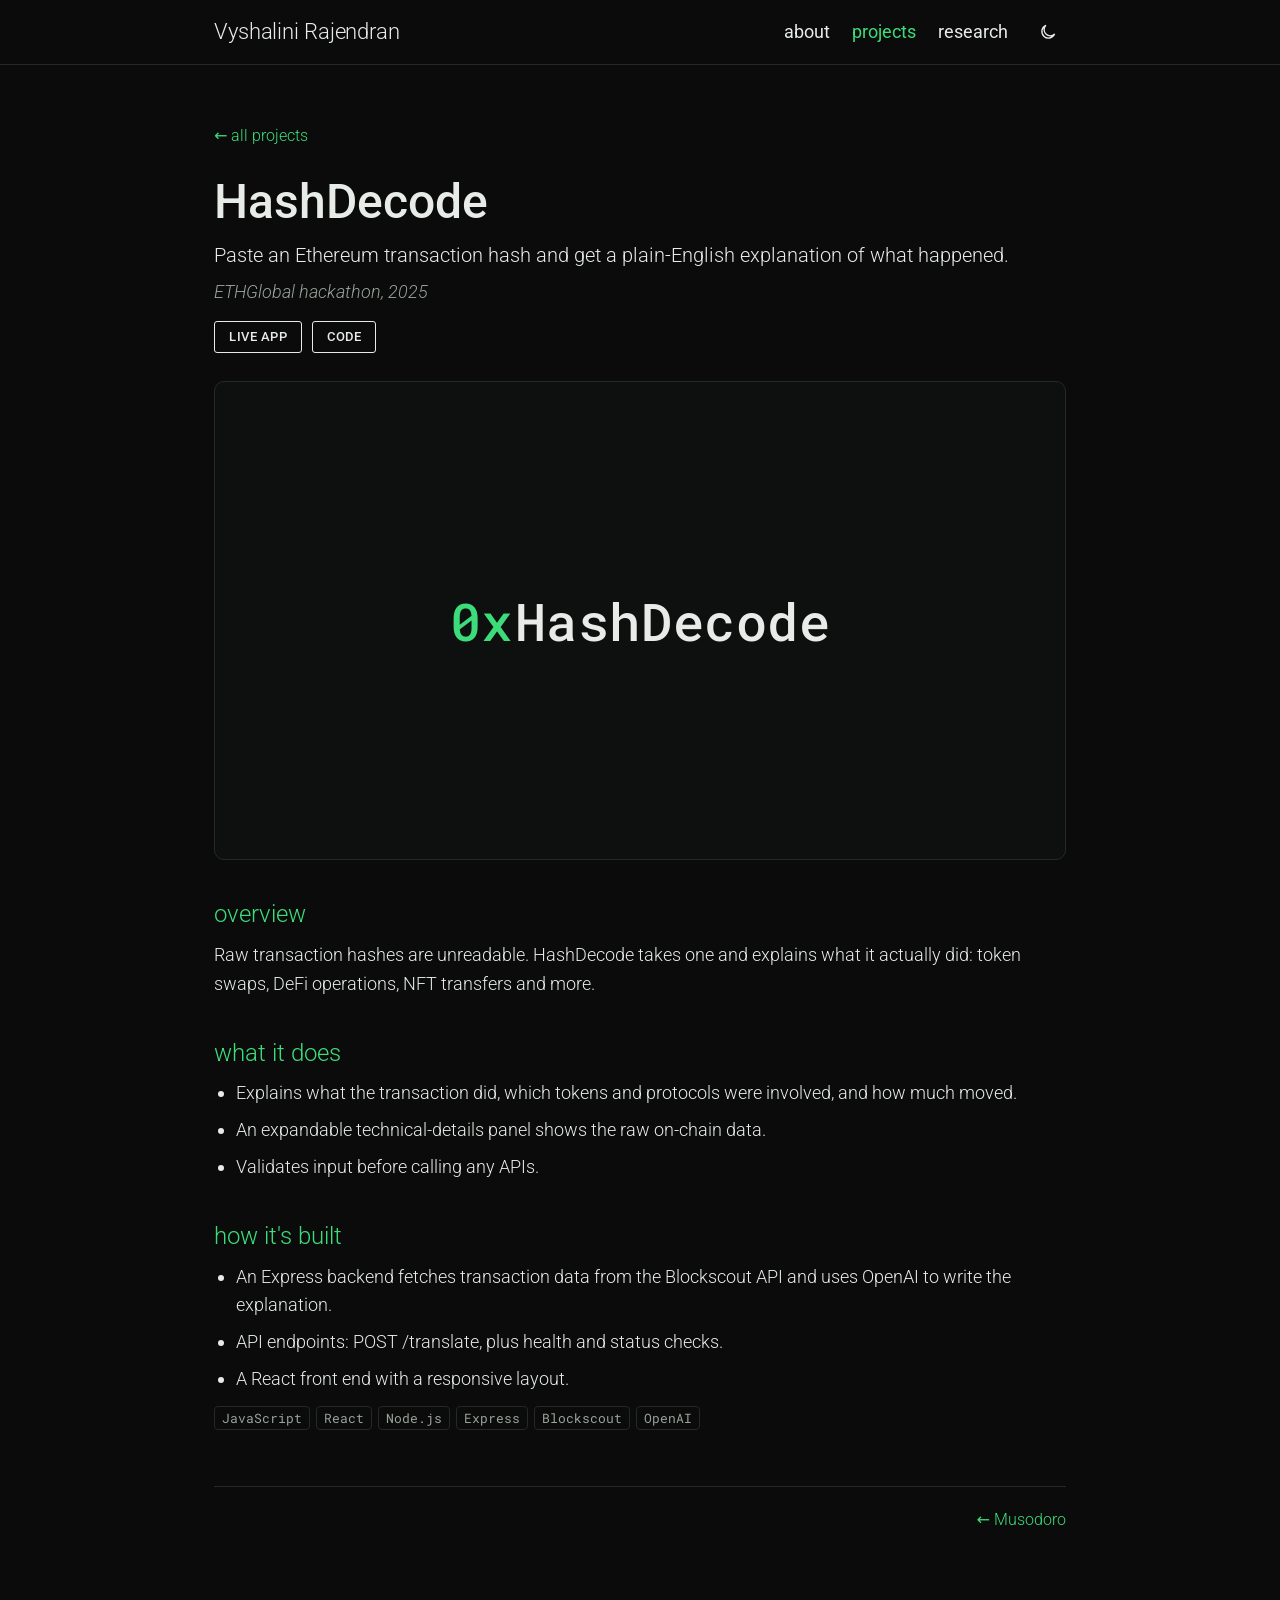
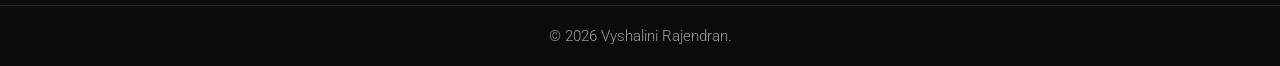
<file: projects/hashdecode/index.html>
<!doctype html>
<html lang="en">
<head>
  <meta charset="utf-8">
  <meta name="viewport" content="width=device-width, initial-scale=1">
  <title>HashDecode | Vyshalini Rajendran</title>
  <meta name="description" content="Paste an Ethereum transaction hash and get a plain-English explanation of what happened.">
  <meta property="og:title" content="HashDecode | Vyshalini Rajendran">
  <meta property="og:description" content="Paste an Ethereum transaction hash and get a plain-English explanation of what happened.">
  <meta property="og:type" content="website">
  <link rel="icon" href="data:image/svg+xml,%3Csvg xmlns='http://www.w3.org/2000/svg' viewBox='0 0 64 64'%3E%3Crect width='64' height='64' rx='14' fill='%230a0b0a'/%3E%3Ctext x='32' y='42' font-family='Arial,sans-serif' font-weight='700' font-size='26' text-anchor='middle' fill='%233ddc7a'%3EVR%3C/text%3E%3C/svg%3E">
  <link rel="preconnect" href="https://fonts.googleapis.com">
  <link rel="preconnect" href="https://fonts.gstatic.com" crossorigin>
  <link href="https://fonts.googleapis.com/css2?family=Roboto:wght@300;400;500;700&family=Roboto+Mono:wght@400;500&display=swap" rel="stylesheet">
  <link rel="stylesheet" href="../../styles.css">
  <script>try { if (localStorage.getItem('theme') === 'light') document.documentElement.dataset.theme = 'light'; } catch (e) {}</script>
</head>
<body>
  <a class="skip" href="#main">Skip to content</a>
  <header class="nav">
    <div class="wrap nav-inner">
      <a class="brand" href="../../">Vyshalini Rajendran</a>
      <nav aria-label="Main">
        <button class="menu-btn" aria-expanded="false" aria-controls="nav-links">menu</button>
        <ul id="nav-links">
          <li><a href="../../">about</a></li>
          <li><a href="../../projects/" aria-current="page">projects</a></li>
          <li><a href="../../research/">research</a></li>
        </ul>
      </nav>
      <button class="theme-btn" type="button" aria-label="Switch color theme">
        <svg class="i-sun" viewBox="0 0 24 24" aria-hidden="true"><circle cx="12" cy="12" r="4.5"/><path d="M12 2v2.5M12 19.5V22M2 12h2.5M19.5 12H22M4.9 4.9l1.8 1.8M17.3 17.3l1.8 1.8M4.9 19.1l1.8-1.8M17.3 6.7l1.8-1.8"/></svg>
        <svg class="i-moon" viewBox="0 0 24 24" aria-hidden="true"><path d="M20 14.5A8 8 0 1 1 9.5 4a6.5 6.5 0 0 0 10.5 10.5z"/></svg>
      </button>
    </div>
  </header>

  <main id="main" class="wrap page">
    <article class="detail">
    <a class="back" href="../">← all projects</a>
    <h1>HashDecode</h1>
    <p class="one">Paste an Ethereum transaction hash and get a plain-English explanation of what happened.</p>
    <p class="venue">ETHGlobal hackathon, 2025</p>
    <div class="btns">
      <a href="https://hash-decode.vercel.app">Live app</a>
      <a href="https://github.com/vysha-exe/HashDecode">Code</a>
    </div>

    <figure class="shot">
      <div class="logo-tile big" style="--tile:#0d100e"><span class="wordmark"><b>0x</b>HashDecode</span></div>
    </figure>

    <h2>overview</h2>
    <p>Raw transaction hashes are unreadable. HashDecode takes one and explains what it actually did: token swaps, DeFi operations, NFT transfers and more.</p>

    <h2>what it does</h2>
    <ul class="bul">
      <li>Explains what the transaction did, which tokens and protocols were involved, and how much moved.</li>
      <li>An expandable technical-details panel shows the raw on-chain data.</li>
      <li>Validates input before calling any APIs.</li>
    </ul>

    <h2>how it's built</h2>
    <ul class="bul">
      <li>An Express backend fetches transaction data from the Blockscout API and uses OpenAI to write the explanation.</li>
      <li>API endpoints: POST /translate, plus health and status checks.</li>
      <li>A React front end with a responsive layout.</li>
    </ul>
    <p class="tags"><span>JavaScript</span><span>React</span><span>Node.js</span><span>Express</span><span>Blockscout</span><span>OpenAI</span></p>

    <nav class="pager" aria-label="More projects"><a href="../musodoro/">← Musodoro</a></nav>
    </article>
  </main>

  <footer class="footer"><p>© <span id="year">2026</span> Vyshalini Rajendran.</p></footer>
  <script src="../../script.js"></script>
</body>
</html>
</file>
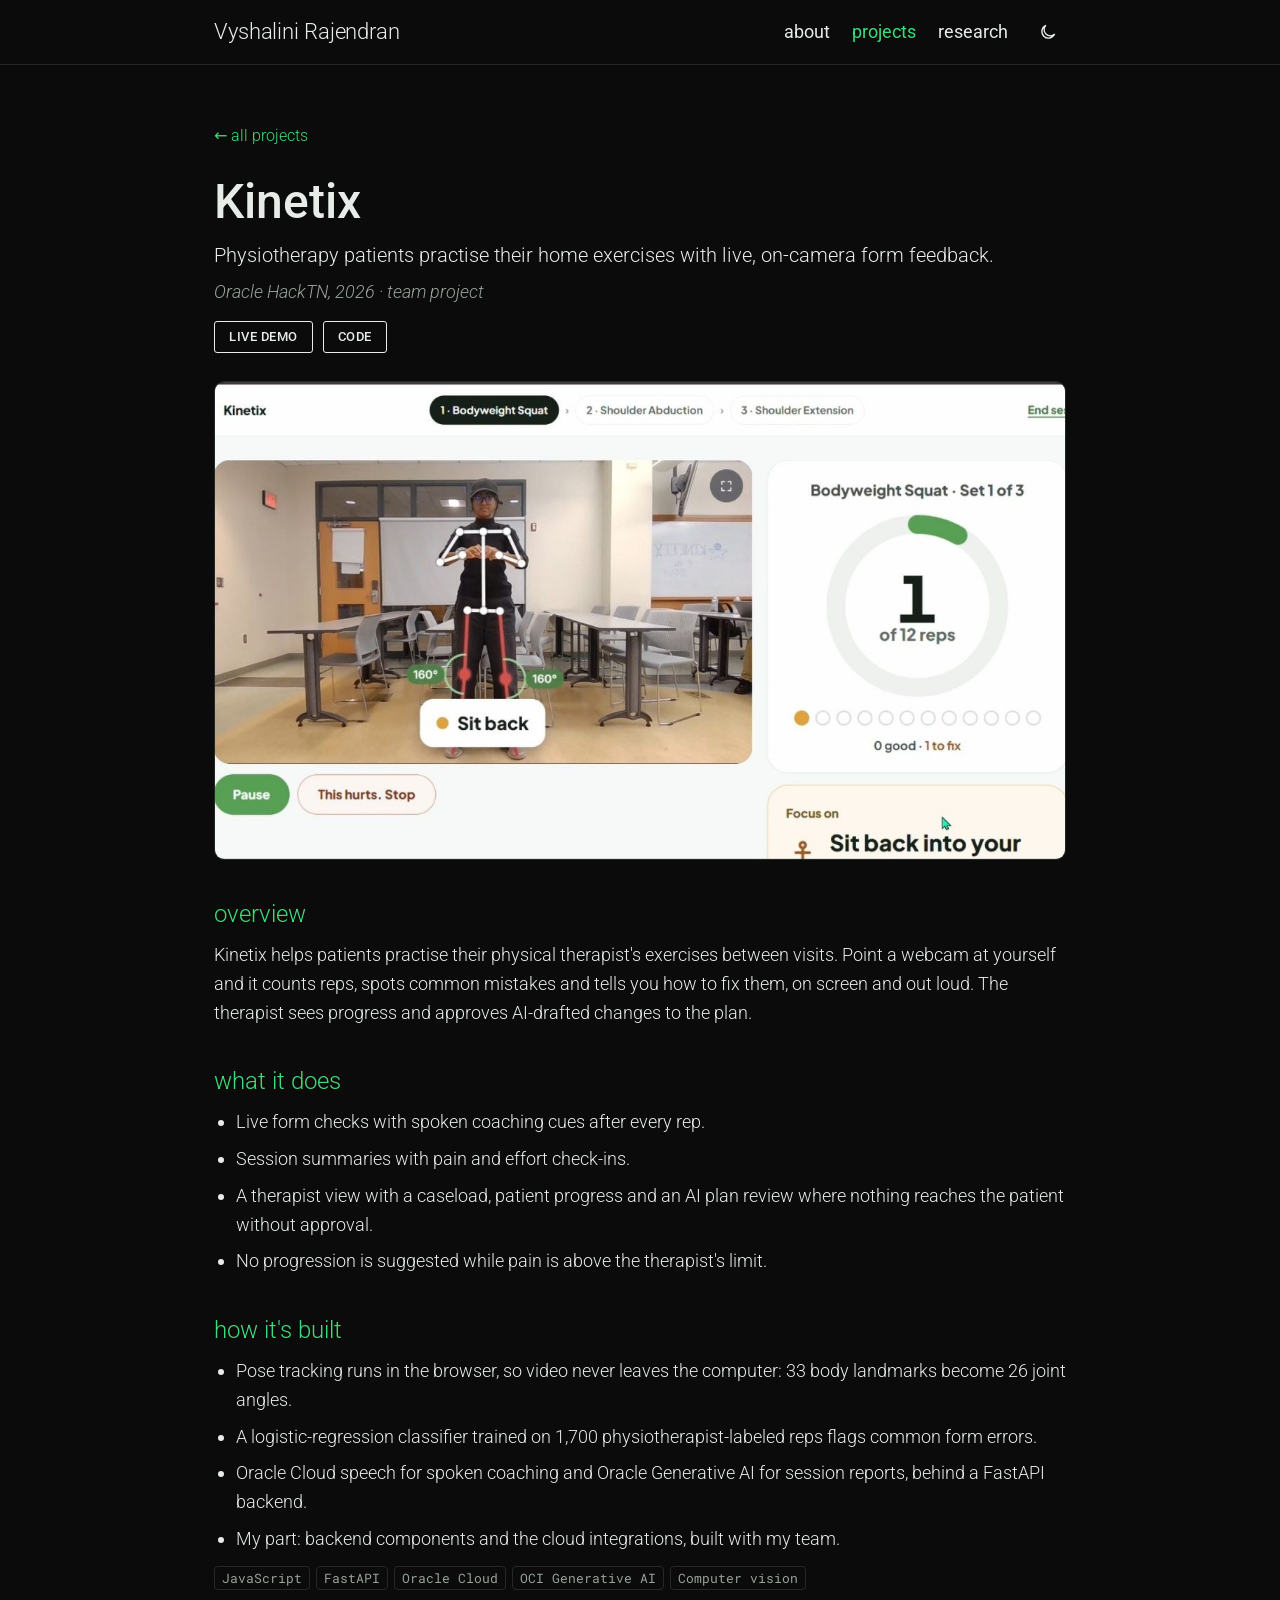
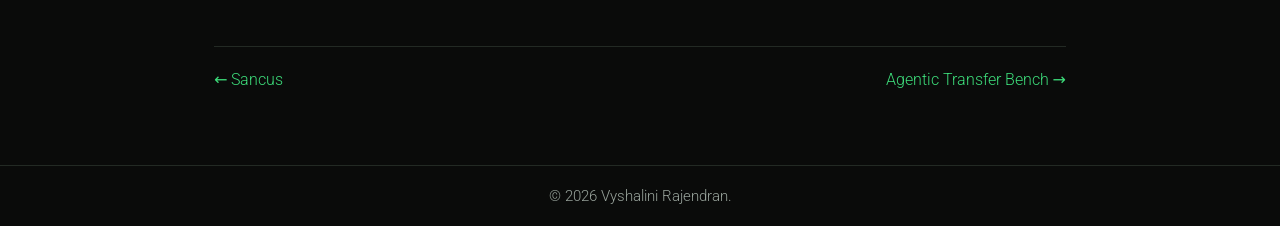
<file: projects/kinetix/index.html>
<!doctype html>
<html lang="en">
<head>
  <meta charset="utf-8">
  <meta name="viewport" content="width=device-width, initial-scale=1">
  <title>Kinetix | Vyshalini Rajendran</title>
  <meta name="description" content="Physiotherapy patients practise their home exercises with live, on-camera form feedback.">
  <meta property="og:title" content="Kinetix | Vyshalini Rajendran">
  <meta property="og:description" content="Physiotherapy patients practise their home exercises with live, on-camera form feedback.">
  <meta property="og:type" content="website">
  <link rel="icon" href="data:image/svg+xml,%3Csvg xmlns='http://www.w3.org/2000/svg' viewBox='0 0 64 64'%3E%3Crect width='64' height='64' rx='14' fill='%230a0b0a'/%3E%3Ctext x='32' y='42' font-family='Arial,sans-serif' font-weight='700' font-size='26' text-anchor='middle' fill='%233ddc7a'%3EVR%3C/text%3E%3C/svg%3E">
  <link rel="preconnect" href="https://fonts.googleapis.com">
  <link rel="preconnect" href="https://fonts.gstatic.com" crossorigin>
  <link href="https://fonts.googleapis.com/css2?family=Roboto:wght@300;400;500;700&family=Roboto+Mono:wght@400;500&display=swap" rel="stylesheet">
  <link rel="stylesheet" href="../../styles.css">
  <script>try { if (localStorage.getItem('theme') === 'light') document.documentElement.dataset.theme = 'light'; } catch (e) {}</script>
</head>
<body>
  <a class="skip" href="#main">Skip to content</a>
  <header class="nav">
    <div class="wrap nav-inner">
      <a class="brand" href="../../">Vyshalini Rajendran</a>
      <nav aria-label="Main">
        <button class="menu-btn" aria-expanded="false" aria-controls="nav-links">menu</button>
        <ul id="nav-links">
          <li><a href="../../">about</a></li>
          <li><a href="../../projects/" aria-current="page">projects</a></li>
          <li><a href="../../research/">research</a></li>
        </ul>
      </nav>
      <button class="theme-btn" type="button" aria-label="Switch color theme">
        <svg class="i-sun" viewBox="0 0 24 24" aria-hidden="true"><circle cx="12" cy="12" r="4.5"/><path d="M12 2v2.5M12 19.5V22M2 12h2.5M19.5 12H22M4.9 4.9l1.8 1.8M17.3 17.3l1.8 1.8M4.9 19.1l1.8-1.8M17.3 6.7l1.8-1.8"/></svg>
        <svg class="i-moon" viewBox="0 0 24 24" aria-hidden="true"><path d="M20 14.5A8 8 0 1 1 9.5 4a6.5 6.5 0 0 0 10.5 10.5z"/></svg>
      </button>
    </div>
  </header>

  <main id="main" class="wrap page">
    <article class="detail">
    <a class="back" href="../">← all projects</a>
    <h1>Kinetix</h1>
    <p class="one">Physiotherapy patients practise their home exercises with live, on-camera form feedback.</p>
    <p class="venue">Oracle HackTN, 2026 · team project</p>
    <div class="btns">
      <a href="https://kinetix-six-drab.vercel.app/">Live demo</a>
      <a href="https://github.com/owhitleym-ui/kinetix">Code</a>
    </div>

    <figure class="shot">
      <div class="frame">
        <img src="../../assets/img/projects/kinetix.jpg" alt="Screenshot of Kinetix">
      </div>
    </figure>

    <h2>overview</h2>
    <p>Kinetix helps patients practise their physical therapist&#x27;s exercises between visits. Point a webcam at yourself and it counts reps, spots common mistakes and tells you how to fix them, on screen and out loud. The therapist sees progress and approves AI-drafted changes to the plan.</p>

    <h2>what it does</h2>
    <ul class="bul">
      <li>Live form checks with spoken coaching cues after every rep.</li>
      <li>Session summaries with pain and effort check-ins.</li>
      <li>A therapist view with a caseload, patient progress and an AI plan review where nothing reaches the patient without approval.</li>
      <li>No progression is suggested while pain is above the therapist&#x27;s limit.</li>
    </ul>

    <h2>how it's built</h2>
    <ul class="bul">
      <li>Pose tracking runs in the browser, so video never leaves the computer: 33 body landmarks become 26 joint angles.</li>
      <li>A logistic-regression classifier trained on 1,700 physiotherapist-labeled reps flags common form errors.</li>
      <li>Oracle Cloud speech for spoken coaching and Oracle Generative AI for session reports, behind a FastAPI backend.</li>
      <li>My part: backend components and the cloud integrations, built with my team.</li>
    </ul>
    <p class="tags"><span>JavaScript</span><span>FastAPI</span><span>Oracle Cloud</span><span>OCI Generative AI</span><span>Computer vision</span></p>

    <nav class="pager" aria-label="More projects"><a href="../sancus/">← Sancus</a><a href="../agentic-transfer-bench/">Agentic Transfer Bench →</a></nav>
    </article>
  </main>

  <footer class="footer"><p>© <span id="year">2026</span> Vyshalini Rajendran.</p></footer>
  <script src="../../script.js"></script>
</body>
</html>
</file>
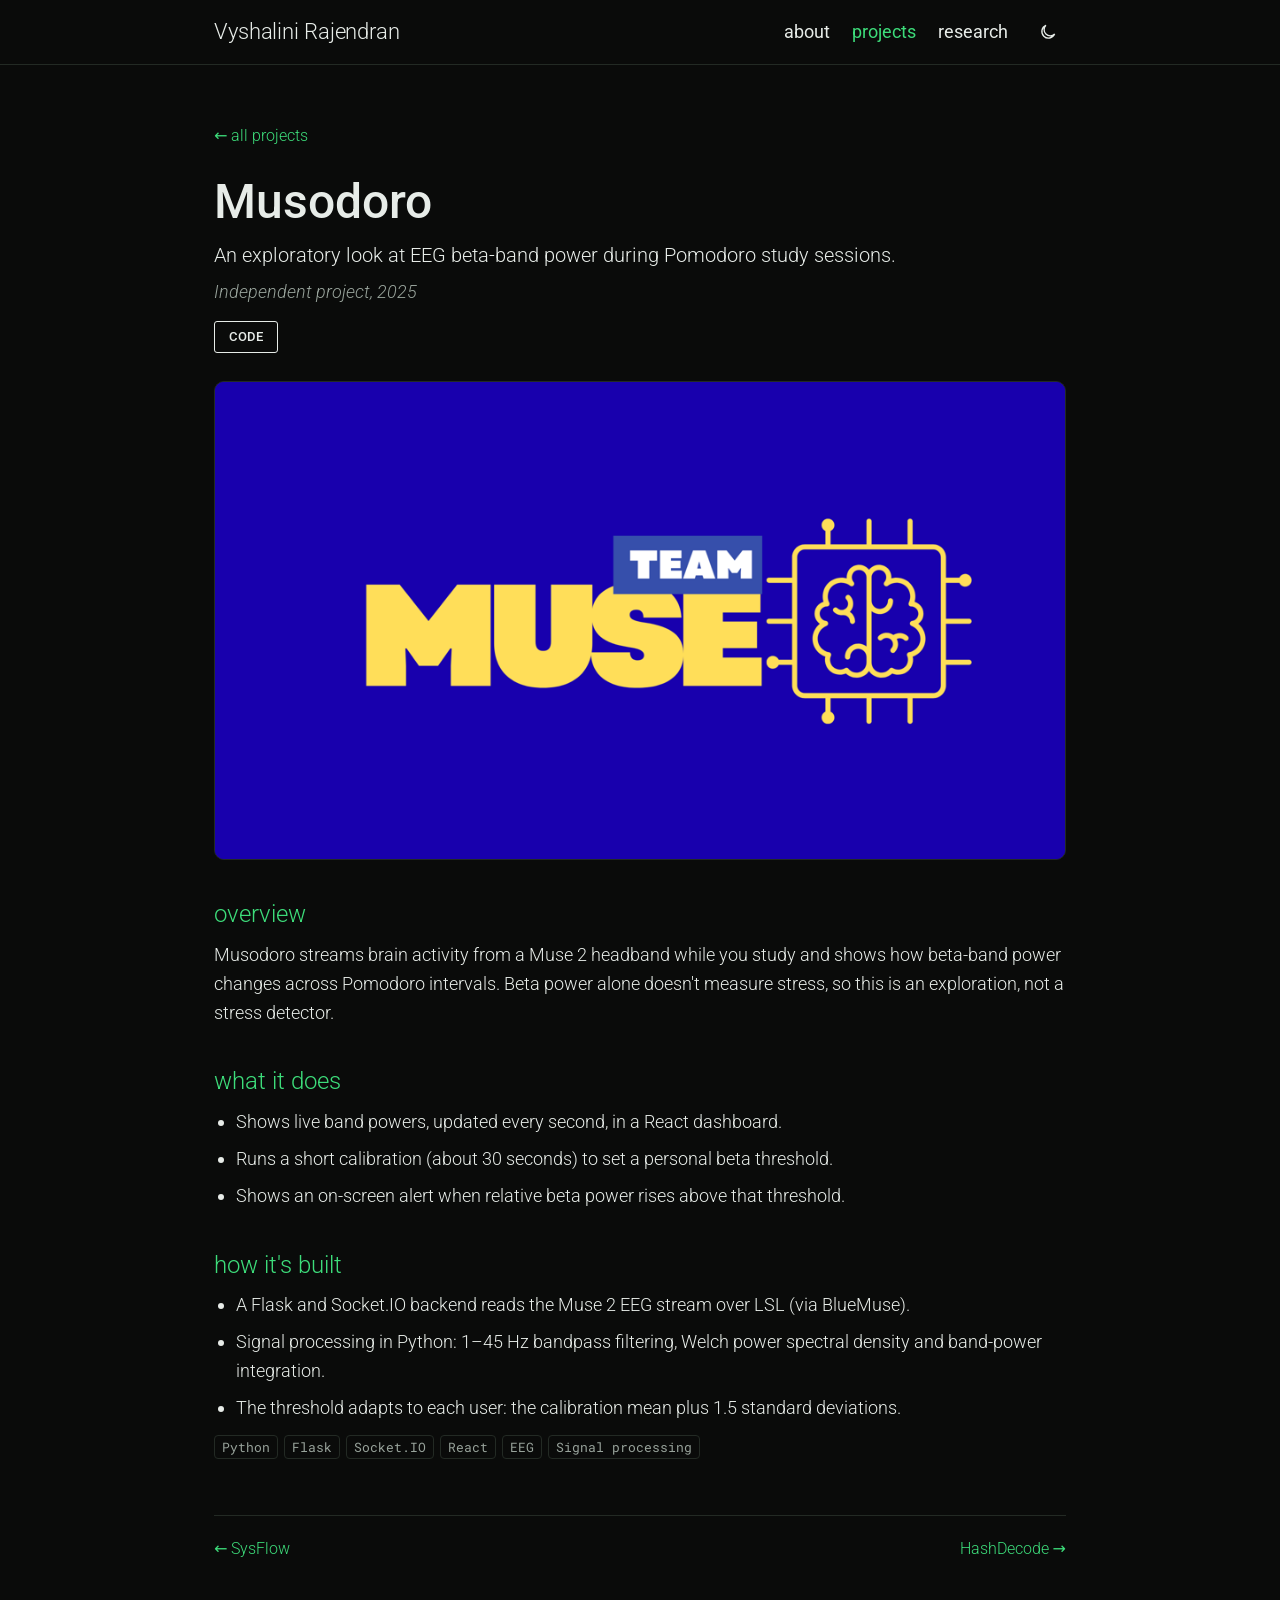
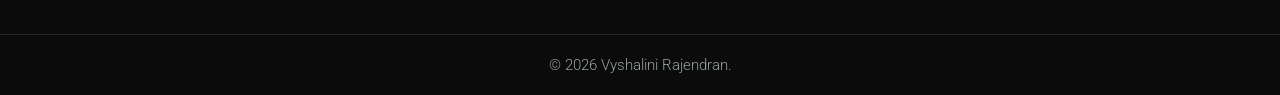
<file: projects/musodoro/index.html>
<!doctype html>
<html lang="en">
<head>
  <meta charset="utf-8">
  <meta name="viewport" content="width=device-width, initial-scale=1">
  <title>Musodoro | Vyshalini Rajendran</title>
  <meta name="description" content="An exploratory look at EEG beta-band power during Pomodoro study sessions.">
  <meta property="og:title" content="Musodoro | Vyshalini Rajendran">
  <meta property="og:description" content="An exploratory look at EEG beta-band power during Pomodoro study sessions.">
  <meta property="og:type" content="website">
  <link rel="icon" href="data:image/svg+xml,%3Csvg xmlns='http://www.w3.org/2000/svg' viewBox='0 0 64 64'%3E%3Crect width='64' height='64' rx='14' fill='%230a0b0a'/%3E%3Ctext x='32' y='42' font-family='Arial,sans-serif' font-weight='700' font-size='26' text-anchor='middle' fill='%233ddc7a'%3EVR%3C/text%3E%3C/svg%3E">
  <link rel="preconnect" href="https://fonts.googleapis.com">
  <link rel="preconnect" href="https://fonts.gstatic.com" crossorigin>
  <link href="https://fonts.googleapis.com/css2?family=Roboto:wght@300;400;500;700&family=Roboto+Mono:wght@400;500&display=swap" rel="stylesheet">
  <link rel="stylesheet" href="../../styles.css">
  <script>try { if (localStorage.getItem('theme') === 'light') document.documentElement.dataset.theme = 'light'; } catch (e) {}</script>
</head>
<body>
  <a class="skip" href="#main">Skip to content</a>
  <header class="nav">
    <div class="wrap nav-inner">
      <a class="brand" href="../../">Vyshalini Rajendran</a>
      <nav aria-label="Main">
        <button class="menu-btn" aria-expanded="false" aria-controls="nav-links">menu</button>
        <ul id="nav-links">
          <li><a href="../../">about</a></li>
          <li><a href="../../projects/" aria-current="page">projects</a></li>
          <li><a href="../../research/">research</a></li>
        </ul>
      </nav>
      <button class="theme-btn" type="button" aria-label="Switch color theme">
        <svg class="i-sun" viewBox="0 0 24 24" aria-hidden="true"><circle cx="12" cy="12" r="4.5"/><path d="M12 2v2.5M12 19.5V22M2 12h2.5M19.5 12H22M4.9 4.9l1.8 1.8M17.3 17.3l1.8 1.8M4.9 19.1l1.8-1.8M17.3 6.7l1.8-1.8"/></svg>
        <svg class="i-moon" viewBox="0 0 24 24" aria-hidden="true"><path d="M20 14.5A8 8 0 1 1 9.5 4a6.5 6.5 0 0 0 10.5 10.5z"/></svg>
      </button>
    </div>
  </header>

  <main id="main" class="wrap page">
    <article class="detail">
    <a class="back" href="../">← all projects</a>
    <h1>Musodoro</h1>
    <p class="one">An exploratory look at EEG beta-band power during Pomodoro study sessions.</p>
    <p class="venue">Independent project, 2025</p>
    <div class="btns">
      <a href="https://github.com/vysha-exe/Musodoro">Code</a>
    </div>

    <figure class="shot">
      <div class="logo-tile big" style="--tile:#1800ad"><img class="fit-cover" src="../../assets/img/projects/musodoro-logo.png" alt="Musodoro logo" loading="lazy"></div>
    </figure>

    <h2>overview</h2>
    <p>Musodoro streams brain activity from a Muse 2 headband while you study and shows how beta-band power changes across Pomodoro intervals. Beta power alone doesn&#x27;t measure stress, so this is an exploration, not a stress detector.</p>

    <h2>what it does</h2>
    <ul class="bul">
      <li>Shows live band powers, updated every second, in a React dashboard.</li>
      <li>Runs a short calibration (about 30 seconds) to set a personal beta threshold.</li>
      <li>Shows an on-screen alert when relative beta power rises above that threshold.</li>
    </ul>

    <h2>how it's built</h2>
    <ul class="bul">
      <li>A Flask and Socket.IO backend reads the Muse 2 EEG stream over LSL (via BlueMuse).</li>
      <li>Signal processing in Python: 1–45 Hz bandpass filtering, Welch power spectral density and band-power integration.</li>
      <li>The threshold adapts to each user: the calibration mean plus 1.5 standard deviations.</li>
    </ul>
    <p class="tags"><span>Python</span><span>Flask</span><span>Socket.IO</span><span>React</span><span>EEG</span><span>Signal processing</span></p>

    <nav class="pager" aria-label="More projects"><a href="../sysflow/">← SysFlow</a><a href="../hashdecode/">HashDecode →</a></nav>
    </article>
  </main>

  <footer class="footer"><p>© <span id="year">2026</span> Vyshalini Rajendran.</p></footer>
  <script src="../../script.js"></script>
</body>
</html>
</file>
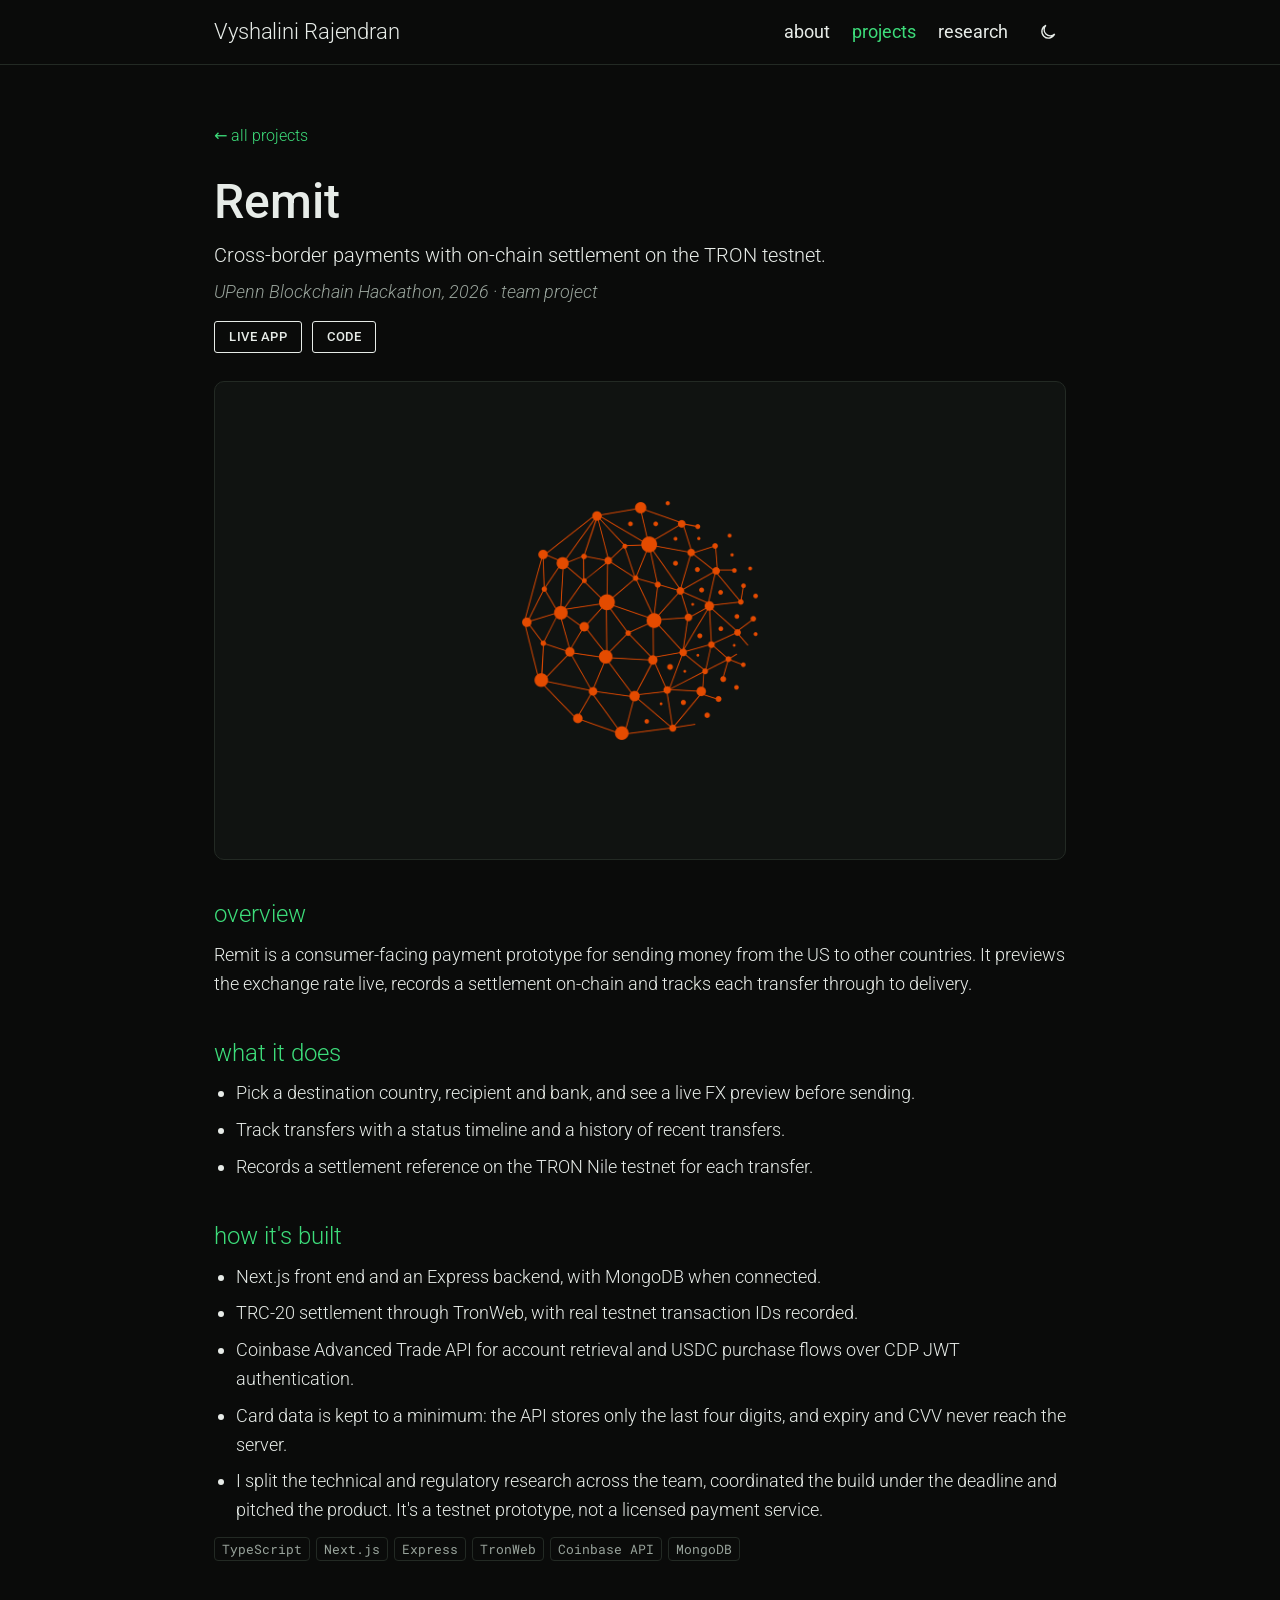
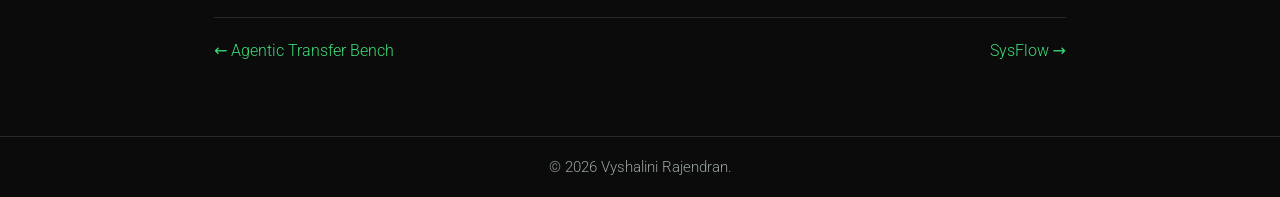
<file: projects/remit/index.html>
<!doctype html>
<html lang="en">
<head>
  <meta charset="utf-8">
  <meta name="viewport" content="width=device-width, initial-scale=1">
  <title>Remit | Vyshalini Rajendran</title>
  <meta name="description" content="Cross-border payments with on-chain settlement on the TRON testnet.">
  <meta property="og:title" content="Remit | Vyshalini Rajendran">
  <meta property="og:description" content="Cross-border payments with on-chain settlement on the TRON testnet.">
  <meta property="og:type" content="website">
  <link rel="icon" href="data:image/svg+xml,%3Csvg xmlns='http://www.w3.org/2000/svg' viewBox='0 0 64 64'%3E%3Crect width='64' height='64' rx='14' fill='%230a0b0a'/%3E%3Ctext x='32' y='42' font-family='Arial,sans-serif' font-weight='700' font-size='26' text-anchor='middle' fill='%233ddc7a'%3EVR%3C/text%3E%3C/svg%3E">
  <link rel="preconnect" href="https://fonts.googleapis.com">
  <link rel="preconnect" href="https://fonts.gstatic.com" crossorigin>
  <link href="https://fonts.googleapis.com/css2?family=Roboto:wght@300;400;500;700&family=Roboto+Mono:wght@400;500&display=swap" rel="stylesheet">
  <link rel="stylesheet" href="../../styles.css">
  <script>try { if (localStorage.getItem('theme') === 'light') document.documentElement.dataset.theme = 'light'; } catch (e) {}</script>
</head>
<body>
  <a class="skip" href="#main">Skip to content</a>
  <header class="nav">
    <div class="wrap nav-inner">
      <a class="brand" href="../../">Vyshalini Rajendran</a>
      <nav aria-label="Main">
        <button class="menu-btn" aria-expanded="false" aria-controls="nav-links">menu</button>
        <ul id="nav-links">
          <li><a href="../../">about</a></li>
          <li><a href="../../projects/" aria-current="page">projects</a></li>
          <li><a href="../../research/">research</a></li>
        </ul>
      </nav>
      <button class="theme-btn" type="button" aria-label="Switch color theme">
        <svg class="i-sun" viewBox="0 0 24 24" aria-hidden="true"><circle cx="12" cy="12" r="4.5"/><path d="M12 2v2.5M12 19.5V22M2 12h2.5M19.5 12H22M4.9 4.9l1.8 1.8M17.3 17.3l1.8 1.8M4.9 19.1l1.8-1.8M17.3 6.7l1.8-1.8"/></svg>
        <svg class="i-moon" viewBox="0 0 24 24" aria-hidden="true"><path d="M20 14.5A8 8 0 1 1 9.5 4a6.5 6.5 0 0 0 10.5 10.5z"/></svg>
      </button>
    </div>
  </header>

  <main id="main" class="wrap page">
    <article class="detail">
    <a class="back" href="../">← all projects</a>
    <h1>Remit</h1>
    <p class="one">Cross-border payments with on-chain settlement on the TRON testnet.</p>
    <p class="venue">UPenn Blockchain Hackathon, 2026 · team project</p>
    <div class="btns">
      <a href="https://remit-ten.vercel.app">Live app</a>
      <a href="https://github.com/vysha-exe/Remit">Code</a>
    </div>

    <figure class="shot">
      <div class="logo-tile big" style="--tile:#101311"><img class="fit-contain" src="../../assets/img/projects/remit-logo.png" alt="Remit logo" loading="lazy"></div>
    </figure>

    <h2>overview</h2>
    <p>Remit is a consumer-facing payment prototype for sending money from the US to other countries. It previews the exchange rate live, records a settlement on-chain and tracks each transfer through to delivery.</p>

    <h2>what it does</h2>
    <ul class="bul">
      <li>Pick a destination country, recipient and bank, and see a live FX preview before sending.</li>
      <li>Track transfers with a status timeline and a history of recent transfers.</li>
      <li>Records a settlement reference on the TRON Nile testnet for each transfer.</li>
    </ul>

    <h2>how it's built</h2>
    <ul class="bul">
      <li>Next.js front end and an Express backend, with MongoDB when connected.</li>
      <li>TRC-20 settlement through TronWeb, with real testnet transaction IDs recorded.</li>
      <li>Coinbase Advanced Trade API for account retrieval and USDC purchase flows over CDP JWT authentication.</li>
      <li>Card data is kept to a minimum: the API stores only the last four digits, and expiry and CVV never reach the server.</li>
      <li>I split the technical and regulatory research across the team, coordinated the build under the deadline and pitched the product. It&#x27;s a testnet prototype, not a licensed payment service.</li>
    </ul>
    <p class="tags"><span>TypeScript</span><span>Next.js</span><span>Express</span><span>TronWeb</span><span>Coinbase API</span><span>MongoDB</span></p>

    <nav class="pager" aria-label="More projects"><a href="../agentic-transfer-bench/">← Agentic Transfer Bench</a><a href="../sysflow/">SysFlow →</a></nav>
    </article>
  </main>

  <footer class="footer"><p>© <span id="year">2026</span> Vyshalini Rajendran.</p></footer>
  <script src="../../script.js"></script>
</body>
</html>
</file>
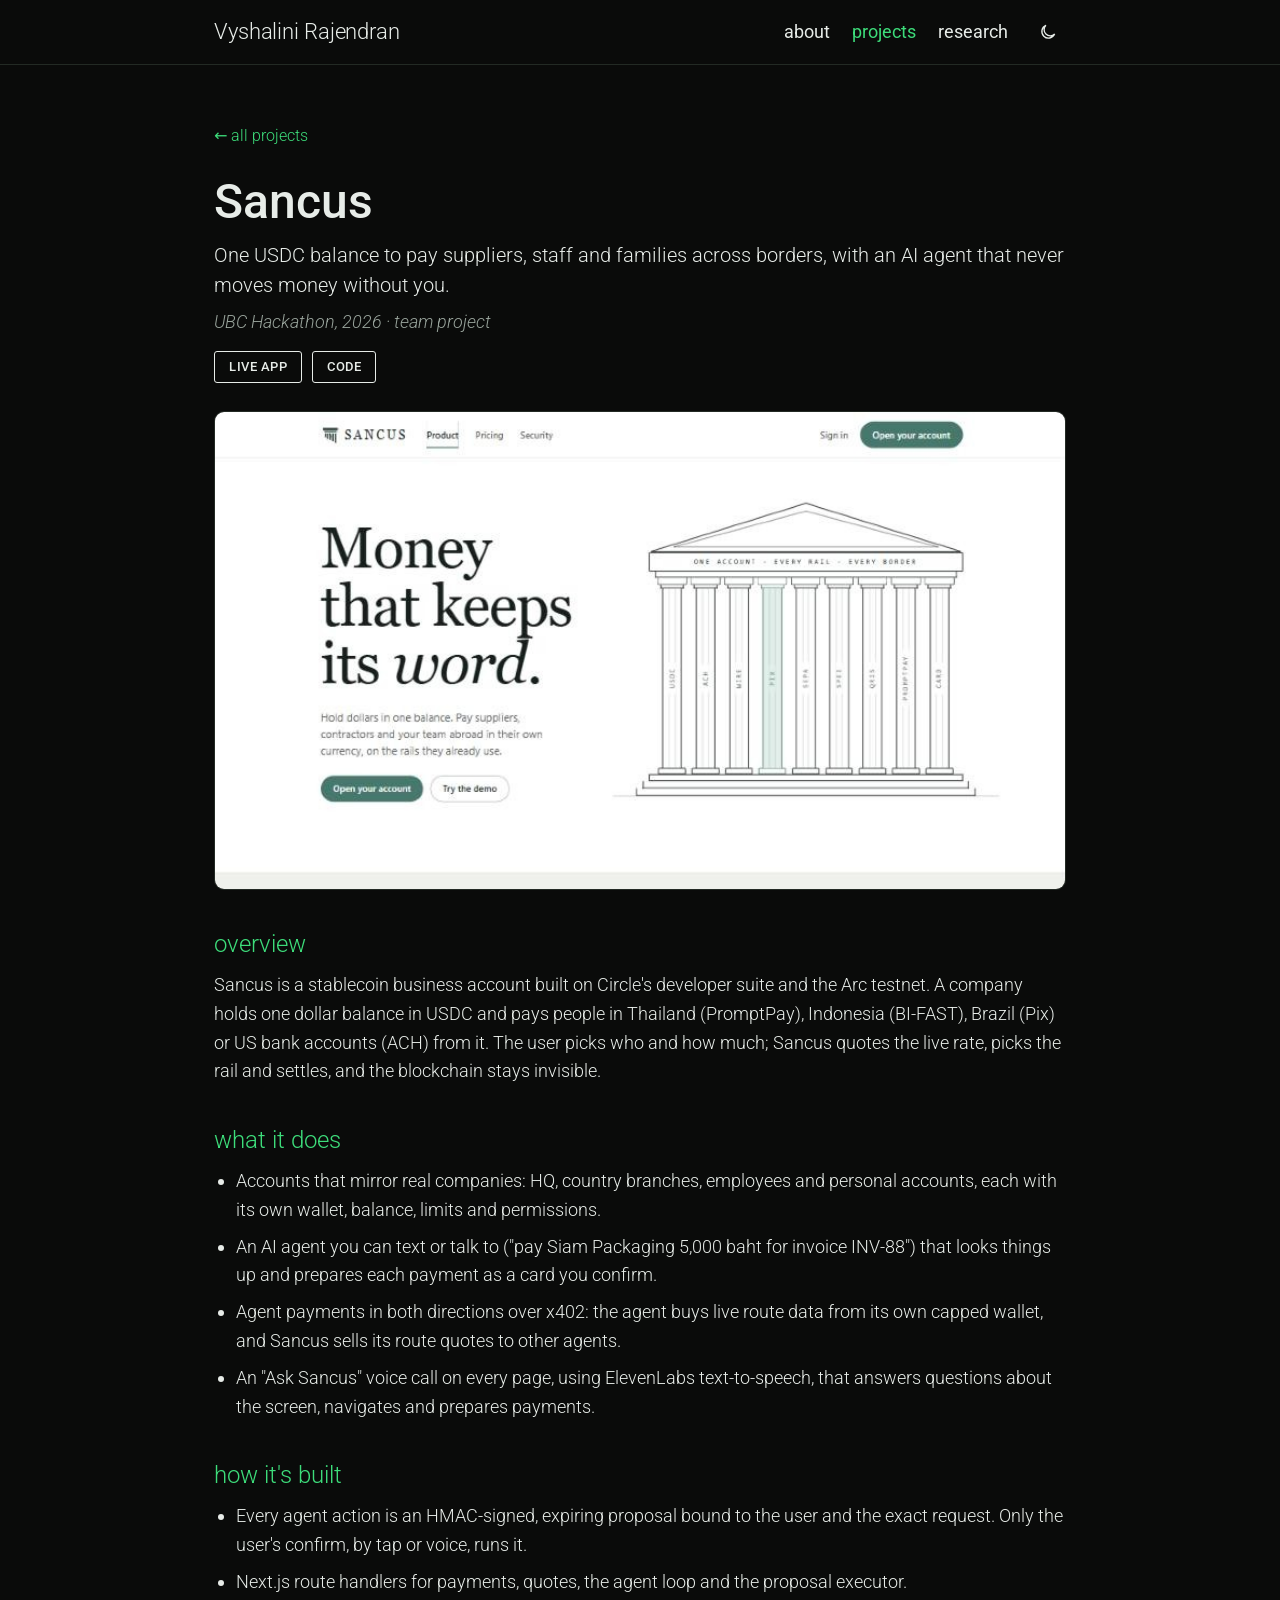
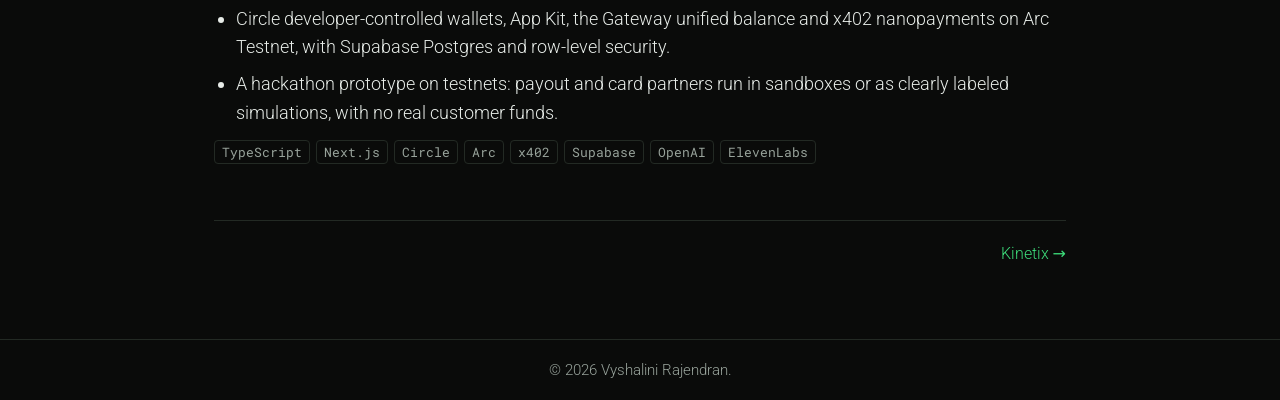
<file: projects/sancus/index.html>
<!doctype html>
<html lang="en">
<head>
  <meta charset="utf-8">
  <meta name="viewport" content="width=device-width, initial-scale=1">
  <title>Sancus | Vyshalini Rajendran</title>
  <meta name="description" content="One USDC balance to pay suppliers, staff and families across borders, with an AI agent that never moves money without you.">
  <meta property="og:title" content="Sancus | Vyshalini Rajendran">
  <meta property="og:description" content="One USDC balance to pay suppliers, staff and families across borders, with an AI agent that never moves money without you.">
  <meta property="og:type" content="website">
  <link rel="icon" href="data:image/svg+xml,%3Csvg xmlns='http://www.w3.org/2000/svg' viewBox='0 0 64 64'%3E%3Crect width='64' height='64' rx='14' fill='%230a0b0a'/%3E%3Ctext x='32' y='42' font-family='Arial,sans-serif' font-weight='700' font-size='26' text-anchor='middle' fill='%233ddc7a'%3EVR%3C/text%3E%3C/svg%3E">
  <link rel="preconnect" href="https://fonts.googleapis.com">
  <link rel="preconnect" href="https://fonts.gstatic.com" crossorigin>
  <link href="https://fonts.googleapis.com/css2?family=Roboto:wght@300;400;500;700&family=Roboto+Mono:wght@400;500&display=swap" rel="stylesheet">
  <link rel="stylesheet" href="../../styles.css">
  <script>try { if (localStorage.getItem('theme') === 'light') document.documentElement.dataset.theme = 'light'; } catch (e) {}</script>
</head>
<body>
  <a class="skip" href="#main">Skip to content</a>
  <header class="nav">
    <div class="wrap nav-inner">
      <a class="brand" href="../../">Vyshalini Rajendran</a>
      <nav aria-label="Main">
        <button class="menu-btn" aria-expanded="false" aria-controls="nav-links">menu</button>
        <ul id="nav-links">
          <li><a href="../../">about</a></li>
          <li><a href="../../projects/" aria-current="page">projects</a></li>
          <li><a href="../../research/">research</a></li>
        </ul>
      </nav>
      <button class="theme-btn" type="button" aria-label="Switch color theme">
        <svg class="i-sun" viewBox="0 0 24 24" aria-hidden="true"><circle cx="12" cy="12" r="4.5"/><path d="M12 2v2.5M12 19.5V22M2 12h2.5M19.5 12H22M4.9 4.9l1.8 1.8M17.3 17.3l1.8 1.8M4.9 19.1l1.8-1.8M17.3 6.7l1.8-1.8"/></svg>
        <svg class="i-moon" viewBox="0 0 24 24" aria-hidden="true"><path d="M20 14.5A8 8 0 1 1 9.5 4a6.5 6.5 0 0 0 10.5 10.5z"/></svg>
      </button>
    </div>
  </header>

  <main id="main" class="wrap page">
    <article class="detail">
    <a class="back" href="../">← all projects</a>
    <h1>Sancus</h1>
    <p class="one">One USDC balance to pay suppliers, staff and families across borders, with an AI agent that never moves money without you.</p>
    <p class="venue">UBC Hackathon, 2026 · team project</p>
    <div class="btns">
      <a href="https://sancus-peach.vercel.app">Live app</a>
      <a href="https://github.com/vysha-exe/Sancus">Code</a>
    </div>

    <figure class="shot">
      <div class="frame">
        <img src="../../assets/img/projects/sancus.jpg" alt="Screenshot of Sancus">
      </div>
    </figure>

    <h2>overview</h2>
    <p>Sancus is a stablecoin business account built on Circle&#x27;s developer suite and the Arc testnet. A company holds one dollar balance in USDC and pays people in Thailand (PromptPay), Indonesia (BI-FAST), Brazil (Pix) or US bank accounts (ACH) from it. The user picks who and how much; Sancus quotes the live rate, picks the rail and settles, and the blockchain stays invisible.</p>

    <h2>what it does</h2>
    <ul class="bul">
      <li>Accounts that mirror real companies: HQ, country branches, employees and personal accounts, each with its own wallet, balance, limits and permissions.</li>
      <li>An AI agent you can text or talk to (&quot;pay Siam Packaging 5,000 baht for invoice INV-88&quot;) that looks things up and prepares each payment as a card you confirm.</li>
      <li>Agent payments in both directions over x402: the agent buys live route data from its own capped wallet, and Sancus sells its route quotes to other agents.</li>
      <li>An &quot;Ask Sancus&quot; voice call on every page, using ElevenLabs text-to-speech, that answers questions about the screen, navigates and prepares payments.</li>
    </ul>

    <h2>how it's built</h2>
    <ul class="bul">
      <li>Every agent action is an HMAC-signed, expiring proposal bound to the user and the exact request. Only the user&#x27;s confirm, by tap or voice, runs it.</li>
      <li>Next.js route handlers for payments, quotes, the agent loop and the proposal executor.</li>
      <li>Circle developer-controlled wallets, App Kit, the Gateway unified balance and x402 nanopayments on Arc Testnet, with Supabase Postgres and row-level security.</li>
      <li>A hackathon prototype on testnets: payout and card partners run in sandboxes or as clearly labeled simulations, with no real customer funds.</li>
    </ul>
    <p class="tags"><span>TypeScript</span><span>Next.js</span><span>Circle</span><span>Arc</span><span>x402</span><span>Supabase</span><span>OpenAI</span><span>ElevenLabs</span></p>

    <nav class="pager" aria-label="More projects"><a href="../kinetix/">Kinetix →</a></nav>
    </article>
  </main>

  <footer class="footer"><p>© <span id="year">2026</span> Vyshalini Rajendran.</p></footer>
  <script src="../../script.js"></script>
</body>
</html>
</file>
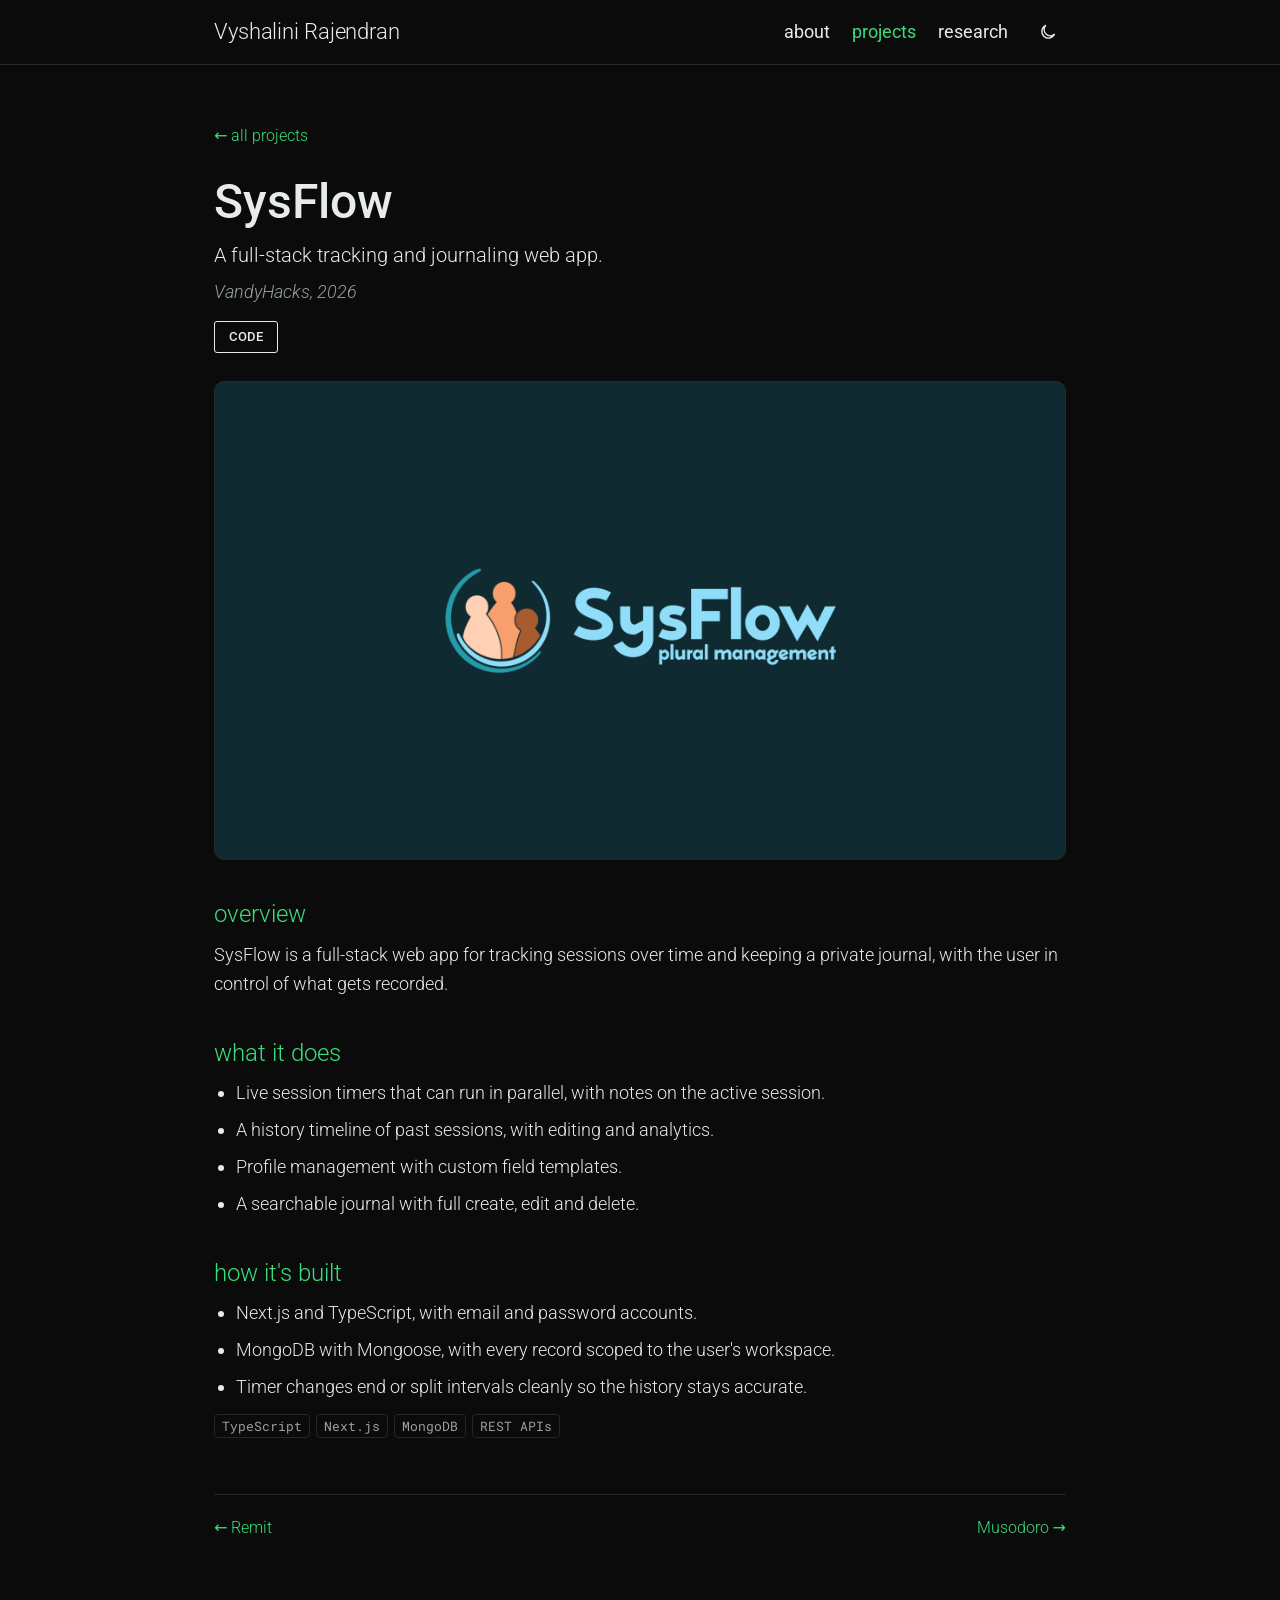
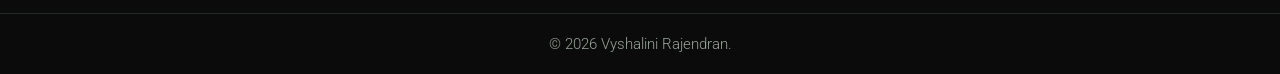
<file: projects/sysflow/index.html>
<!doctype html>
<html lang="en">
<head>
  <meta charset="utf-8">
  <meta name="viewport" content="width=device-width, initial-scale=1">
  <title>SysFlow | Vyshalini Rajendran</title>
  <meta name="description" content="A full-stack tracking and journaling web app.">
  <meta property="og:title" content="SysFlow | Vyshalini Rajendran">
  <meta property="og:description" content="A full-stack tracking and journaling web app.">
  <meta property="og:type" content="website">
  <link rel="icon" href="data:image/svg+xml,%3Csvg xmlns='http://www.w3.org/2000/svg' viewBox='0 0 64 64'%3E%3Crect width='64' height='64' rx='14' fill='%230a0b0a'/%3E%3Ctext x='32' y='42' font-family='Arial,sans-serif' font-weight='700' font-size='26' text-anchor='middle' fill='%233ddc7a'%3EVR%3C/text%3E%3C/svg%3E">
  <link rel="preconnect" href="https://fonts.googleapis.com">
  <link rel="preconnect" href="https://fonts.gstatic.com" crossorigin>
  <link href="https://fonts.googleapis.com/css2?family=Roboto:wght@300;400;500;700&family=Roboto+Mono:wght@400;500&display=swap" rel="stylesheet">
  <link rel="stylesheet" href="../../styles.css">
  <script>try { if (localStorage.getItem('theme') === 'light') document.documentElement.dataset.theme = 'light'; } catch (e) {}</script>
</head>
<body>
  <a class="skip" href="#main">Skip to content</a>
  <header class="nav">
    <div class="wrap nav-inner">
      <a class="brand" href="../../">Vyshalini Rajendran</a>
      <nav aria-label="Main">
        <button class="menu-btn" aria-expanded="false" aria-controls="nav-links">menu</button>
        <ul id="nav-links">
          <li><a href="../../">about</a></li>
          <li><a href="../../projects/" aria-current="page">projects</a></li>
          <li><a href="../../research/">research</a></li>
        </ul>
      </nav>
      <button class="theme-btn" type="button" aria-label="Switch color theme">
        <svg class="i-sun" viewBox="0 0 24 24" aria-hidden="true"><circle cx="12" cy="12" r="4.5"/><path d="M12 2v2.5M12 19.5V22M2 12h2.5M19.5 12H22M4.9 4.9l1.8 1.8M17.3 17.3l1.8 1.8M4.9 19.1l1.8-1.8M17.3 6.7l1.8-1.8"/></svg>
        <svg class="i-moon" viewBox="0 0 24 24" aria-hidden="true"><path d="M20 14.5A8 8 0 1 1 9.5 4a6.5 6.5 0 0 0 10.5 10.5z"/></svg>
      </button>
    </div>
  </header>

  <main id="main" class="wrap page">
    <article class="detail">
    <a class="back" href="../">← all projects</a>
    <h1>SysFlow</h1>
    <p class="one">A full-stack tracking and journaling web app.</p>
    <p class="venue">VandyHacks, 2026</p>
    <div class="btns">
      <a href="https://github.com/vysha-exe/SysFlow">Code</a>
    </div>

    <figure class="shot">
      <div class="logo-tile big" style="--tile:#0f2a31"><img class="fit-contain" src="../../assets/img/projects/sysflow-logo.png" alt="SysFlow logo" loading="lazy"></div>
    </figure>

    <h2>overview</h2>
    <p>SysFlow is a full-stack web app for tracking sessions over time and keeping a private journal, with the user in control of what gets recorded.</p>

    <h2>what it does</h2>
    <ul class="bul">
      <li>Live session timers that can run in parallel, with notes on the active session.</li>
      <li>A history timeline of past sessions, with editing and analytics.</li>
      <li>Profile management with custom field templates.</li>
      <li>A searchable journal with full create, edit and delete.</li>
    </ul>

    <h2>how it's built</h2>
    <ul class="bul">
      <li>Next.js and TypeScript, with email and password accounts.</li>
      <li>MongoDB with Mongoose, with every record scoped to the user&#x27;s workspace.</li>
      <li>Timer changes end or split intervals cleanly so the history stays accurate.</li>
    </ul>
    <p class="tags"><span>TypeScript</span><span>Next.js</span><span>MongoDB</span><span>REST APIs</span></p>

    <nav class="pager" aria-label="More projects"><a href="../remit/">← Remit</a><a href="../musodoro/">Musodoro →</a></nav>
    </article>
  </main>

  <footer class="footer"><p>© <span id="year">2026</span> Vyshalini Rajendran.</p></footer>
  <script src="../../script.js"></script>
</body>
</html>
</file>
<file: styles.css>
/* ---------- Tokens: black and green by default, light variant via toggle ---------- */
:root {
  --bg: #0a0b0a;
  --surface: #121512;
  --ink: #e7ece8;
  --muted: #98a39b;
  --rule: #232a24;
  --accent: #3ddc7a;
  --accent-soft: #0f2a19;
  --on-accent: #03140a;
  --thumb: #151a16;
  --font: "Roboto", system-ui, -apple-system, "Segoe UI", sans-serif;
  --mono: "Roboto Mono", ui-monospace, Consolas, monospace;
  color-scheme: dark;
}
:root[data-theme="light"] {
  --bg: #ffffff;
  --surface: #f6f8f6;
  --ink: #111512;
  --muted: #5b665e;
  --rule: #e1e6e2;
  --accent: #15803d;
  --accent-soft: #e3f5e9;
  --on-accent: #ffffff;
  --thumb: #eef2ef;
  color-scheme: light;
}

/* ---------- Base ---------- */
*, *::before, *::after { box-sizing: border-box; }
html { -webkit-text-size-adjust: 100%; }
body {
  margin: 0; min-height: 100vh; display: flex; flex-direction: column;
  background: var(--bg); color: var(--ink);
  font: 300 18px/1.6 var(--font);
  -webkit-font-smoothing: antialiased;
}
main { flex: 1; }
h1, h2, h3 { margin: 0; line-height: 1.2; }
p { margin: 0 0 1em; }
a { color: var(--accent); text-decoration: none; }
a:hover { text-decoration: underline; text-underline-offset: 3px; }
strong { font-weight: 500; }
:focus-visible { outline: 2px solid var(--accent); outline-offset: 3px; border-radius: 4px; }
ul, ol { margin: 0; padding: 0; list-style: none; }
img { max-width: 100%; display: block; }
.sr { position: absolute; width: 1px; height: 1px; overflow: hidden; clip: rect(0 0 0 0); white-space: nowrap; }
.skip { position: absolute; left: 16px; top: -48px; background: var(--accent); color: var(--on-accent); padding: 8px 12px; border-radius: 6px; z-index: 20; }
.skip:focus { top: 12px; }
.wrap { width: 100%; max-width: 900px; margin: 0 auto; padding: 0 24px; }

/* ---------- Nav ---------- */
.nav { position: sticky; top: 0; z-index: 10; background: var(--bg); border-bottom: 1px solid var(--rule); }
.nav-inner { display: flex; align-items: center; gap: 12px; min-height: 64px; }
.brand { font-size: 22px; color: var(--ink); letter-spacing: -0.005em; white-space: nowrap; }
.brand strong { font-weight: 700; }
.brand:hover { text-decoration: none; color: var(--ink); }
.nav nav { margin-left: auto; }
.nav ul { display: flex; gap: 2px; }
.nav ul a { display: block; padding: 6px 10px; font-size: 18px; font-weight: 400; color: var(--ink); text-transform: lowercase; }
.nav ul a:hover { color: var(--accent); text-decoration: none; }
.nav ul a[aria-current="page"] { color: var(--accent); }
.theme-btn, .menu-btn {
  font: 400 15px/1 var(--font); color: var(--ink); background: transparent;
  border: 0; border-radius: 6px; height: 36px; cursor: pointer;
}
.menu-btn { display: none; padding: 0 8px; text-transform: lowercase; font-size: 18px; }
.theme-btn { width: 36px; display: grid; place-items: center; }
.theme-btn svg { width: 20px; height: 20px; fill: none; stroke: currentColor; stroke-width: 1.6; stroke-linecap: round; }
.theme-btn:hover, .menu-btn:hover { color: var(--accent); }
.i-sun { display: none; }
:root[data-theme="light"] .i-sun { display: block; }
:root[data-theme="light"] .i-moon { display: none; }

/* ---------- Page header ---------- */
.page { padding-top: 56px; padding-bottom: 72px; }
.page-title { font-size: clamp(40px, 7vw, 56px); font-weight: 300; margin-bottom: 8px; }
.page-title strong { font-weight: 700; }
.page-desc { color: var(--muted); margin-bottom: 28px; }
.section-title { font-size: 26px; font-weight: 300; color: var(--accent); margin: 48px 0 16px; text-transform: lowercase; }

/* ---------- About ---------- */
.profile { float: right; width: 240px; margin: 6px 0 20px 32px; }
.profile .frame { position: relative; aspect-ratio: 4 / 5; border-radius: 6px; overflow: hidden; background: var(--thumb); border: 1px solid var(--rule); }
.profile img { width: 100%; height: 100%; object-fit: cover; }
.profile .ph { display: none; }
.profile .frame.empty img { display: none; }
.profile .frame.empty .ph { position: absolute; inset: 0; display: grid; place-items: center; text-align: center; padding: 16px; font: 400 13px/1.5 var(--mono); color: var(--muted); }
.bio p { font-size: 18.5px; }
.clear { clear: both; }

.table { border-top: 1px solid var(--rule); }
.table li { display: grid; grid-template-columns: 170px minmax(0, 1fr); gap: 20px; padding: 12px 0; border-bottom: 1px solid var(--rule); font-size: 16.5px; }
.table .date { font: 400 14px/1.9 var(--mono); color: var(--muted); }
.table .role { font-weight: 500; }
.table .org { color: var(--muted); }

.skills li { display: grid; grid-template-columns: 170px minmax(0, 1fr); gap: 20px; padding: 6px 0; font-size: 16.5px; }
.skills .k { font: 400 14px/1.9 var(--mono); color: var(--muted); }

.social { display: flex; flex-wrap: wrap; justify-content: center; gap: 28px; margin-top: 48px; }
.social a { display: inline-flex; align-items: center; gap: 8px; color: var(--ink); font-size: 16px; }
.social a:hover { color: var(--accent); text-decoration: none; }
.social svg { width: 26px; height: 26px; fill: currentColor; }
.contact-note { text-align: center; color: var(--muted); margin-top: 16px; font-size: 16px; }

/* ---------- Filter ---------- */
.filter {
  width: 100%; max-width: 480px; height: 48px; padding: 0 16px; margin-bottom: 8px;
  font: 300 18px var(--font); color: #111; background: #f5f7f5;
  border: 1px solid var(--rule); border-radius: 6px;
}
.filter::placeholder { color: #6b746d; }
.no-match { color: var(--muted); padding: 24px 0; }
.no-match[hidden] { display: none; }

/* ---------- Entries (publication-style list) ---------- */
.entries { border-top: 1px solid var(--rule); margin-top: 28px; }
.entry { display: grid; grid-template-columns: 120px minmax(0, 1fr); gap: 28px; padding: 28px 0; border-bottom: 1px solid var(--rule); }
.entry[hidden] { display: none; }
.thumb { position: relative; width: 120px; aspect-ratio: 4 / 3; border-radius: 6px; overflow: hidden; background: var(--thumb); border: 1px solid var(--rule); }
.thumb img { width: 100%; height: 100%; object-fit: cover; }
.thumb .ph { display: none; }
.thumb.empty img { display: none; }
.thumb.empty .ph { position: absolute; inset: 0; display: grid; place-items: center; font: 500 20px var(--mono); color: var(--accent); letter-spacing: 0.04em; }
.entry h2 { font-size: 20px; font-weight: 500; line-height: 1.35; margin-bottom: 4px; }
.entry .who { color: var(--ink); margin: 0; font-size: 17px; }
.entry .venue { font-style: italic; margin: 0; font-size: 17px; color: var(--muted); }
.entry .status { font: 400 12px/1 var(--mono); font-style: normal; text-transform: uppercase; letter-spacing: 0.04em; color: var(--accent); border: 1px solid var(--accent); border-radius: 4px; padding: 3px 6px; margin-left: 6px; vertical-align: 2px; white-space: nowrap; }
.btns { display: flex; flex-wrap: wrap; gap: 10px; margin-top: 14px; }
.btns a, .btns button {
  display: inline-flex; align-items: center; height: 32px; padding: 0 14px;
  font: 500 13px/1 var(--font); letter-spacing: 0.04em; text-transform: uppercase;
  color: var(--ink); background: transparent; border: 1px solid var(--ink); border-radius: 3px; cursor: pointer;
}
.btns a:hover, .btns button:hover, .btns button[aria-expanded="true"] { background: var(--accent); border-color: var(--accent); color: var(--on-accent); text-decoration: none; }
.abs { margin-top: 18px; padding: 18px 20px; border: 1px solid var(--rule); border-radius: 6px; background: var(--surface); font-size: 16.5px; }
.abs[hidden] { display: none; }
.abs p:last-child, .abs ul:last-child { margin-bottom: 0; }
.abs ul { list-style: disc; padding-left: 20px; margin-bottom: 1em; }
.abs li { margin-bottom: 4px; }
.tags { display: flex; flex-wrap: wrap; gap: 6px; margin-top: 12px; }
.tags span { font: 400 12.5px/1 var(--mono); color: var(--muted); border: 1px solid var(--rule); border-radius: 4px; padding: 5px 7px; }

.metrics { display: grid; grid-template-columns: repeat(3, minmax(0, 1fr)); gap: 18px; margin: 16px 0; }
.metrics dt { font-size: 30px; font-weight: 400; color: var(--accent); line-height: 1.1; margin-bottom: 4px; }
.metrics dd { margin: 0; font-size: 14.5px; color: var(--muted); line-height: 1.5; }

.motif { margin: 8px auto 16px; max-width: 260px; }
.motif svg { width: 100%; height: auto; }
.motif .ax line { stroke: var(--muted); stroke-width: 1.2; }
.motif .layers line { stroke: var(--rule); stroke-dasharray: 3 4; }
.motif .l4 { fill: var(--accent-soft); }
.motif .ltxt text { font: 400 11px var(--mono); fill: var(--muted); text-anchor: end; }
.motif .gamma, .motif .beta { fill: none; stroke-width: 2.4; stroke-linecap: round; }
.motif .gamma { stroke: var(--accent); }
.motif .beta { stroke: var(--muted); }
.motif .cross { fill: var(--surface); stroke: var(--ink); stroke-width: 1.8; }
.motif .k { font: 500 12px var(--mono); }
.motif .k-g { fill: var(--accent); }
.motif .k-b { fill: var(--muted); }
.motif .axlab { font: 400 11px var(--mono); fill: var(--muted); text-anchor: middle; }
.motif figcaption { font-size: 13px; color: var(--muted); text-align: center; margin-top: 6px; }

/* ---------- Footer ---------- */
.footer { border-top: 1px solid var(--rule); padding: 18px 0; text-align: center; font-size: 15px; color: var(--muted); }
.footer p { margin: 0; }

/* ---------- Responsive ---------- */
@media (max-width: 720px) {
  body { font-size: 17px; }
  .wrap { padding: 0 16px; }
  .menu-btn { display: inline-block; }
  .nav ul {
    display: none; position: absolute; left: 0; right: 0; top: 64px;
    flex-direction: column; padding: 4px 16px 12px; background: var(--bg); border-bottom: 1px solid var(--rule);
  }
  .nav ul.open { display: flex; }
  .nav ul a { padding: 12px 4px; }
  .page { padding-top: 36px; }
  .profile { float: none; width: 200px; margin: 0 0 24px; }
  .table li, .skills li { grid-template-columns: 1fr; gap: 2px; }
  .entry { grid-template-columns: 1fr; gap: 14px; }
  .metrics { grid-template-columns: 1fr; }
}
@media (max-width: 380px) {
  .brand { font-size: 19px; }
}

/* ---------- About: greeting ---------- */
.bio .hello { font-size: 26px; font-weight: 400; margin-bottom: 12px; }

/* ---------- Project list: clickable cards ---------- */
.plist { display: grid; gap: 18px; margin-top: 28px; }
.pcard {
  position: relative; display: grid; grid-template-columns: 200px minmax(0, 1fr); gap: 24px; align-items: center;
  padding: 18px; border: 1px solid var(--rule); border-radius: 10px; background: var(--surface);
  transition: border-color .15s ease, transform .15s ease;
}
.pcard:hover { border-color: var(--accent); transform: translateY(-2px); }
.pcard .thumb { width: 200px; }
.pcard h2 { font-size: 22px; font-weight: 500; margin-bottom: 6px; }
.pcard h2 a { color: var(--ink); }
.pcard h2 a::after { content: ""; position: absolute; inset: 0; border-radius: 10px; }
.pcard h2 a:hover { text-decoration: none; }
.pcard .one { margin: 0 0 6px; font-size: 16.5px; }
.pcard .venue { margin: 0; font-style: italic; color: var(--muted); font-size: 15.5px; }
.pcard .more { display: inline-block; margin-top: 10px; font-size: 14.5px; color: var(--accent); font-weight: 400; }
.pcard .thumb.empty .ph { font-size: 26px; }

/* ---------- Project detail ---------- */
.back { display: inline-block; font-size: 16px; margin-bottom: 24px; }
.detail h1 { font-size: clamp(36px, 6vw, 48px); font-weight: 500; margin-bottom: 10px; }
.detail .one { font-size: 20px; line-height: 1.5; margin-bottom: 8px; }
.detail .venue { font-style: italic; color: var(--muted); margin: 0; }
.shot { margin: 28px 0 8px; }
.shot .frame { position: relative; aspect-ratio: 16 / 9; border-radius: 10px; overflow: hidden; background: var(--thumb); border: 1px solid var(--rule); }
.shot img { width: 100%; height: 100%; object-fit: cover; }
.shot .ph { display: none; }
.shot .frame.empty img { display: none; }
.shot .frame.empty .ph { position: absolute; inset: 0; display: grid; place-items: center; font: 400 14px/1.5 var(--mono); color: var(--muted); text-align: center; padding: 16px; }
.detail h2 { font-size: 24px; font-weight: 300; color: var(--accent); margin: 40px 0 12px; text-transform: lowercase; }
.detail ul.bul { list-style: disc; padding-left: 22px; }
.detail ul.bul li { margin-bottom: 8px; }
.pager { display: flex; justify-content: space-between; gap: 16px; margin-top: 56px; padding-top: 20px; border-top: 1px solid var(--rule); font-size: 16px; }
.pager a:only-child { margin-left: auto; }

/* ---------- Research: poster ---------- */
.paper h2.ptitle { font-size: clamp(24px, 3.4vw, 30px); font-weight: 500; line-height: 1.3; margin-bottom: 10px; }
.authors { margin: 0 0 4px; font-size: 17px; }
.authors b { font-weight: 600; text-decoration: underline; text-decoration-color: var(--accent); text-underline-offset: 3px; }
.poster { margin: 28px 0 8px; }
.poster a { display: block; border-radius: 8px; overflow: hidden; border: 1px solid var(--rule); background: #fff; }
.poster a:hover { border-color: var(--accent); }
.poster img { width: 100%; height: auto; }
.poster figcaption { font-size: 14px; color: var(--muted); margin-top: 8px; text-align: center; }
.paper h3 { font-size: 22px; font-weight: 300; color: var(--accent); margin: 36px 0 10px; text-transform: lowercase; }
.paper ul.bul { list-style: disc; padding-left: 22px; }
.paper ul.bul li { margin-bottom: 8px; }
.fine { font-size: 15px; color: var(--muted); }

.shot .frame.empty, .thumb.empty { border-style: dashed; }

@media (max-width: 720px) {
  .pcard { grid-template-columns: 1fr; gap: 14px; }
  .pcard .thumb { width: 100%; }
}

/* ---------- Project logos ---------- */
.logo-tile {
  position: relative; display: grid; place-items: center; overflow: hidden;
  width: 200px; aspect-ratio: 4 / 3; border-radius: 8px;
  background: var(--tile, var(--thumb)); border: 1px solid var(--rule);
}
.logo-tile img.fit-contain { width: 70%; height: 62%; object-fit: contain; }
.logo-tile img.fit-cover { position: absolute; inset: 0; width: 100%; height: 100%; object-fit: cover; }
.logo-tile.big { width: 100%; aspect-ratio: 16 / 9; border-radius: 10px; }
.logo-tile.big img.fit-contain { width: 46%; height: 50%; }
.wordmark { font: 500 22px/1 var(--mono); color: #e7ece8; letter-spacing: 0.01em; }
.wordmark b { color: #3ddc7a; font-weight: 500; margin-right: 2px; }
.logo-tile.big .wordmark { font-size: clamp(28px, 6vw, 52px); }
@media (max-width: 720px) { .logo-tile { width: 100%; } }

/* experience details */
.table .sub { margin: 8px 0 0; padding-left: 18px; list-style: disc; }
.table .sub li { display: list-item; border: 0; padding: 3px 0; font-size: 15px; color: var(--muted); }
.wordmark { text-align: center; }
.wordmark br + * , .wordmark:has(br) { line-height: 1.25; }
</file>
